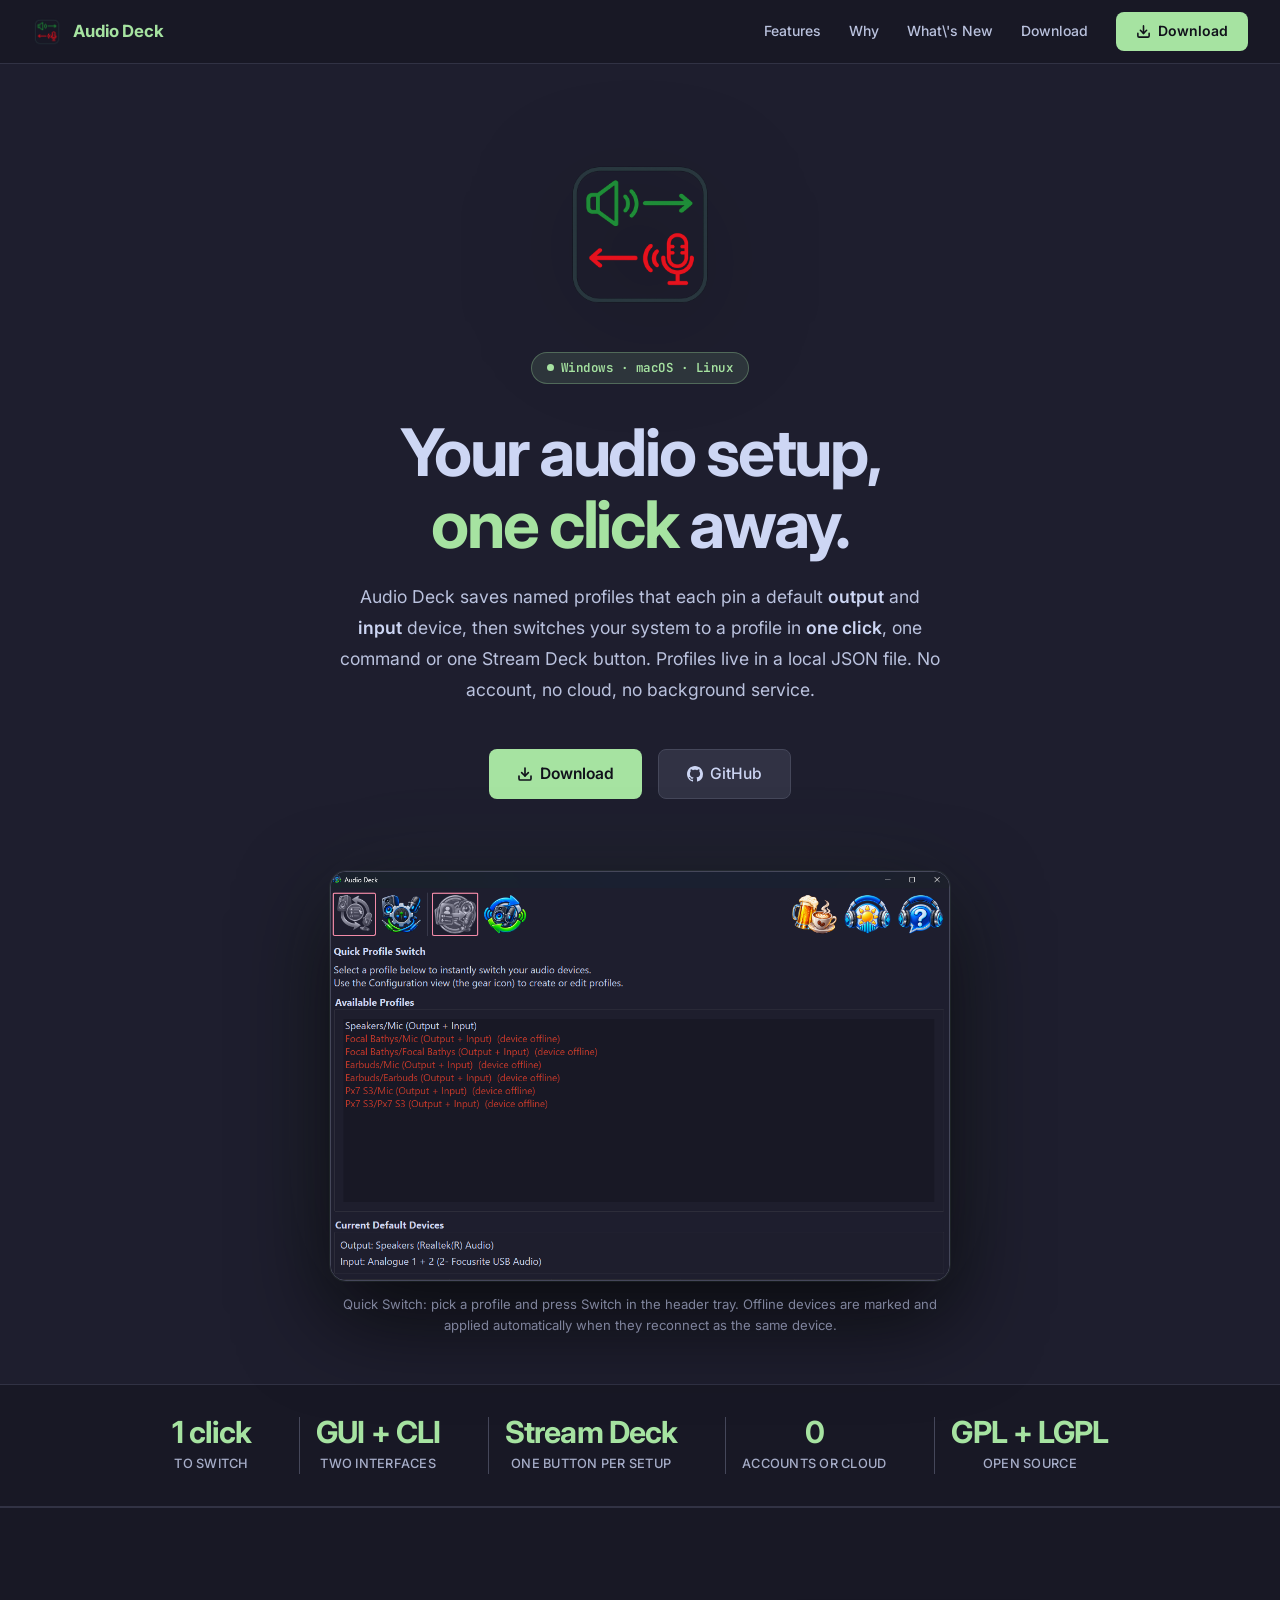
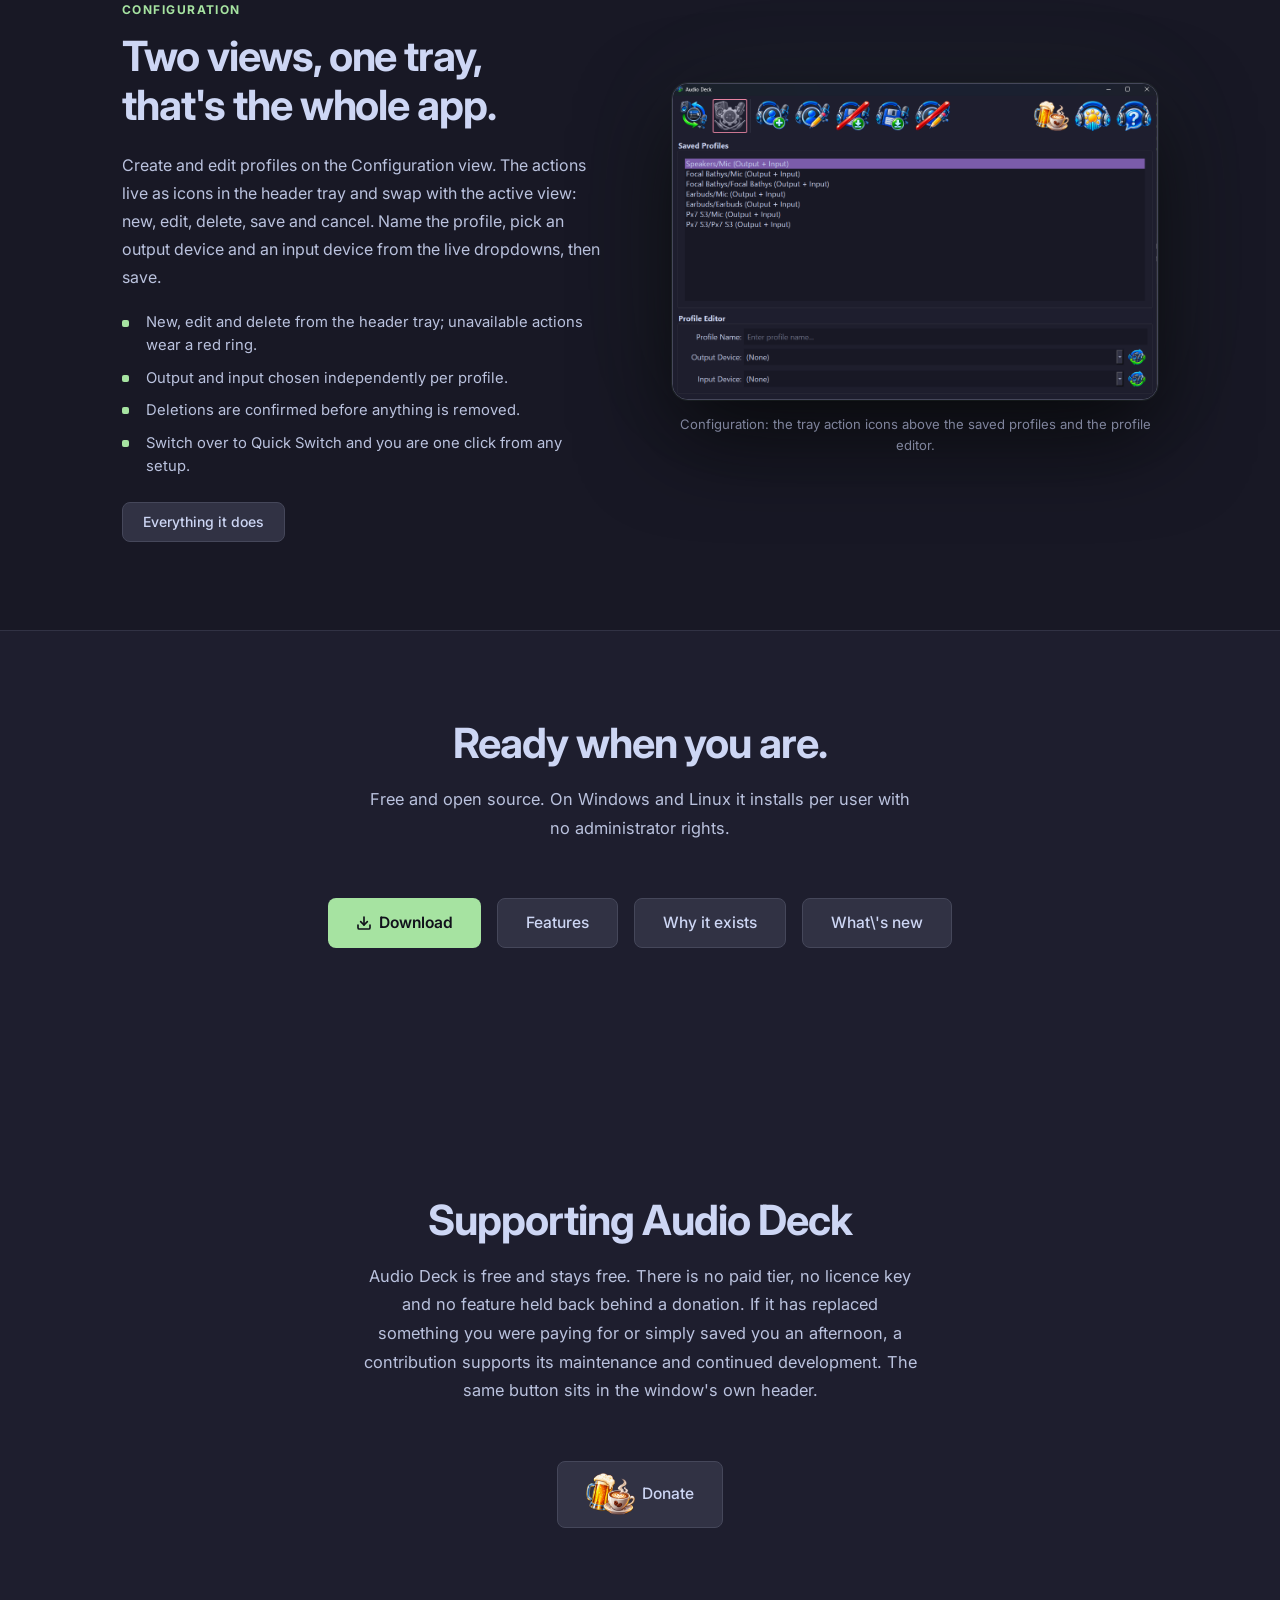
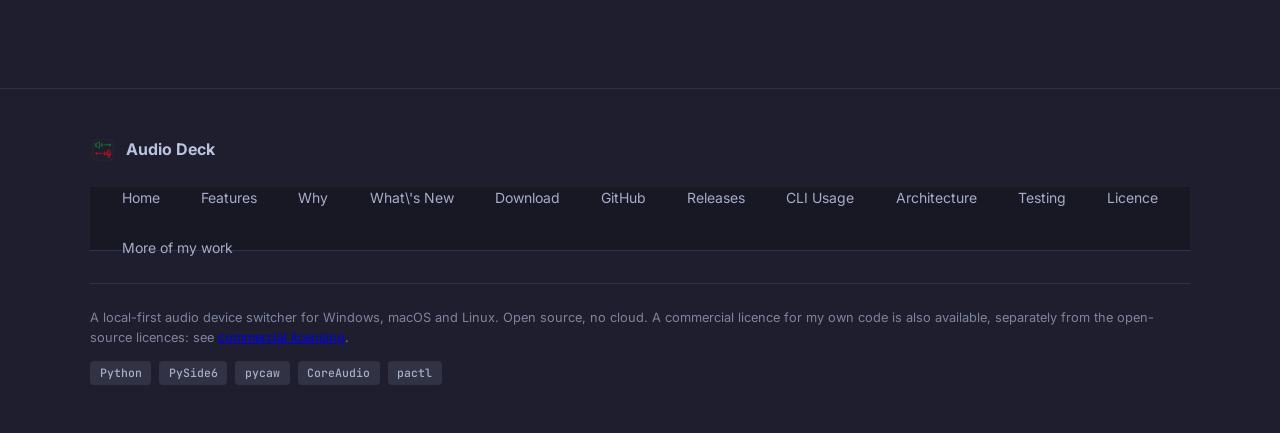
<file: docs/index.html>
<!DOCTYPE html>
<html lang="en">
<head>
  <meta charset="UTF-8">
  <meta name="viewport" content="width=device-width, initial-scale=1.0">
  <title>Audio Deck: one-click audio device switching</title>
  <meta name="description" content="A local-first audio device switcher for Windows, macOS and Linux. Save named profiles that pin a default output and input device, then switch in one click, one command or one Stream Deck button. GUI and CLI, no account, no cloud.">
  <link rel="canonical" href="https://ernster.dev/AudioDeck/">
  <meta name="theme-color" content="#1e1e2e">
  <!-- Social link previews. og:image must be an absolute URL and a raster
       format; Discord and X will not resolve a relative path or render SVG. -->
  <meta property="og:type" content="website">
  <meta property="og:site_name" content="Audio Deck">
  <meta property="og:url" content="https://ernster.dev/AudioDeck/">
  <meta property="og:title" content="Audio Deck: one-click audio device switching">
  <meta property="og:description" content="Save named profiles that pin a default output and input device, then switch your system in one click, one command or one Stream Deck button. Local-first, no account, no cloud.">
  <meta property="og:image" content="https://ernster.dev/AudioDeck/audiodeck-512.png">
  <meta property="og:image:width" content="512">
  <meta property="og:image:height" content="512">
  <meta property="og:image:alt" content="Audio Deck app icon">
  <meta property="og:locale" content="en_GB">
  <meta name="twitter:card" content="summary">
  <meta name="twitter:title" content="Audio Deck: one-click audio device switching">
  <meta name="twitter:description" content="Save named profiles that pin a default output and input device, then switch your system in one click, one command or one Stream Deck button.">
  <meta name="twitter:image" content="https://ernster.dev/AudioDeck/audiodeck-512.png">
  <script type="application/ld+json">
  {
    "@context": "https://schema.org",
    "@type": "SoftwareApplication",
    "name": "Audio Deck",
    "alternateName": "AudioDeck",
    "operatingSystem": "Windows, macOS, Linux",
    "applicationCategory": "UtilitiesApplication",
    "applicationSubCategory": "Audio device switcher",
    "description": "A local-first audio device switcher for Windows, macOS and Linux. Save named profiles that pin a default output and input device, then switch in one click, one command or one Stream Deck button. GUI and CLI, no account, no cloud.",
    "url": "https://ernster.dev/AudioDeck/",
    "downloadUrl": "https://github.com/oernster/AudioDeck/releases",
    "softwareHelp": "https://github.com/oernster/AudioDeck",
    "license": ["https://www.gnu.org/licenses/gpl-3.0.html", "https://www.gnu.org/licenses/lgpl-3.0.html"],
    "image": "https://ernster.dev/AudioDeck/audiodeck-512.png",
    "offers": {"@type": "Offer", "price": "0", "priceCurrency": "USD"},
    "author": {"@type": "Person", "name": "Oliver Ernster", "url": "https://github.com/oernster"}
  }
  </script>
  <link rel="icon" href="favicon.ico" sizes="any">
  <link rel="icon" type="image/png" sizes="32x32" href="favicon-32.png">
  <link rel="apple-touch-icon" href="apple-touch-icon.png">
  <link rel="preconnect" href="https://fonts.googleapis.com">
  <link rel="preconnect" href="https://fonts.gstatic.com" crossorigin>
  <link href="https://fonts.googleapis.com/css2?family=Inter:opsz,wght@14..32,300;14..32,400;14..32,500;14..32,600;14..32,700&family=JetBrains+Mono:wght@400;500&display=swap" rel="stylesheet">
  <link rel="stylesheet" href="styles.css?v=1a698a8280">
<script>window.goatcounter = {path: function (p) { return location.host + p }}</script>
<script data-goatcounter="https://oernster.goatcounter.com/count" async src="https://gc.zgo.at/count.js"></script>
</head>
<body>

<!-- Nav -->
<nav>
  <a class="nav-brand" href="./">
    <img src="audiodeck-512.png" alt="Audio Deck icon">
    <span>Audio Deck</span>
  </a>
  <div class="nav-right">
    <a class="nav-link" href="features.html">Features</a>
    <a class="nav-link" href="why.html">Why</a>
    <a class="nav-link" href="whats-new.html">What\'s New</a>
    <a class="nav-link" href="download.html">Download</a>
    <a class="btn-primary" href="download.html">
      <svg width="15" height="15" viewBox="0 0 24 24" fill="none" stroke="currentColor" stroke-width="2.5" stroke-linecap="round" stroke-linejoin="round"><path d="M21 15v4a2 2 0 0 1-2 2H5a2 2 0 0 1-2-2v-4"/><polyline points="7 10 12 15 17 10"/><line x1="12" y1="15" x2="12" y2="3"/></svg>
      Download
    </a>
  </div>
</nav>

<!-- Hero -->
<section class="hero">
  <img class="hero-icon fade" src="audiodeck-512.png" width="168" height="168" alt="Audio Deck app icon" fetchpriority="high" decoding="async">

  <div class="badge fade">
    <span class="badge-dot"></span>
    Windows &middot; macOS &middot; Linux
  </div>

  <h1 class="fade d1">Your audio setup,<br><span class="accent">one click</span> away.</h1>

  <p class="hero-desc fade d2">
    Audio Deck saves named profiles that each pin a default <strong>output</strong> and <strong>input</strong> device,
    then switches your system to a profile in <strong>one click</strong>, one command or one Stream Deck button.
    Profiles live in a local JSON file. No account, no cloud, no background service.
  </p>

  <div class="hero-cta fade d3">
    <a class="btn-primary" href="download.html">
      <svg width="16" height="16" viewBox="0 0 24 24" fill="none" stroke="currentColor" stroke-width="2.5" stroke-linecap="round" stroke-linejoin="round"><path d="M21 15v4a2 2 0 0 1-2 2H5a2 2 0 0 1-2-2v-4"/><polyline points="7 10 12 15 17 10"/><line x1="12" y1="15" x2="12" y2="3"/></svg>
      Download
    </a>
    <a class="btn-secondary" href="https://github.com/oernster/AudioDeck">
      <svg width="16" height="16" viewBox="0 0 24 24" fill="currentColor"><path d="M12 0C5.37 0 0 5.37 0 12c0 5.31 3.435 9.795 8.205 11.385.6.105.825-.255.825-.57 0-.285-.015-1.23-.015-2.235-3.015.555-3.795-.735-4.035-1.41-.135-.345-.72-1.41-1.23-1.695-.42-.225-1.02-.78-.015-.795.945-.015 1.62.87 1.845 1.23 1.08 1.815 2.805 1.305 3.495.99.105-.78.42-1.305.765-1.605-2.67-.3-5.46-1.335-5.46-5.925 0-1.305.465-2.385 1.23-3.225-.12-.3-.54-1.53.12-3.18 0 0 1.005-.315 3.3 1.23.96-.27 1.98-.405 3-.405s2.04.135 3 .405c2.295-1.56 3.3-1.23 3.3-1.23.66 1.65.24 2.88.12 3.18.765.84 1.23 1.905 1.23 3.225 0 4.605-2.805 5.625-5.475 5.925.435.375.81 1.095.81 2.22 0 1.605-.015 2.895-.015 3.3 0 .315.225.69.825.57A12.02 12.02 0 0 0 24 12c0-6.63-5.37-12-12-12z"/></svg>
      GitHub
    </a>
  </div>

  <div class="hero-shot fade d4">
    <div class="shot">
      <img src="screenshots/audiodeck1.png" width="1144" height="752" alt="Audio Deck Quick Switch view: the header tray of icon buttons above a list of saved profiles with offline devices marked, above the current default output and input devices.">
    </div>
    <p class="shot-caption">Quick Switch: pick a profile and press Switch in the header tray. Offline devices are marked and applied automatically when they reconnect as the same device.</p>
  </div>
</section>

<!-- Stats bar -->
<div class="stats-bar">
  <div class="stats-inner">
    <div class="stat"><div class="stat-value">1 click</div><div class="stat-label">To switch</div></div>
    <div class="stat"><div class="stat-value">GUI + CLI</div><div class="stat-label">Two interfaces</div></div>
    <div class="stat"><div class="stat-value">Stream Deck</div><div class="stat-label">One button per setup</div></div>
    <div class="stat"><div class="stat-value">0</div><div class="stat-label">Accounts or cloud</div></div>
    <div class="stat"><div class="stat-value">GPL + LGPL</div><div class="stat-label">Open source</div></div>
  </div>
</div>

<!-- Configuration screenshot split -->
<div class="split-band">
  <section class="section">
    <div class="split-grid">
      <div class="split-text">
        <div class="section-label">Configuration</div>
        <h2 class="section-title" style="margin-bottom:1.25rem;">Two views, one tray,<br>that's the whole app.</h2>
        <p>Create and edit profiles on the Configuration view. The actions live as icons in the header tray and swap with the active view: new, edit, delete, save and cancel. Name the profile, pick an output device and an input device from the live dropdowns, then save.</p>
        <ul>
          <li>New, edit and delete from the header tray; unavailable actions wear a red ring.</li>
          <li>Output and input chosen independently per profile.</li>
          <li>Deletions are confirmed before anything is removed.</li>
          <li>Switch over to Quick Switch and you are one click from any setup.</li>
        </ul>
        <a class="btn-secondary" href="features.html">Everything it does</a>
      </div>
      <div>
        <div class="shot">
          <img src="screenshots/audiodeck2.png" width="1148" height="749" alt="Audio Deck Configuration view: the header tray action icons above the saved-profiles list and a profile editor showing profile name, output device and input device dropdowns.">
        </div>
        <p class="shot-caption">Configuration: the tray action icons above the saved profiles and the profile editor.</p>
      </div>
    </div>
  </section>
</div>

<!-- Closing pointers -->
<section class="section" style="text-align:center;">
  <h2 class="section-title">Ready when you are.</h2>
  <p class="section-sub" style="margin-left:auto;margin-right:auto;">Free and open source. On Windows and Linux it installs per user with no administrator rights.</p>
  <div class="hero-cta">
    <a class="btn-primary" href="download.html">
      <svg width="16" height="16" viewBox="0 0 24 24" fill="none" stroke="currentColor" stroke-width="2.5" stroke-linecap="round" stroke-linejoin="round"><path d="M21 15v4a2 2 0 0 1-2 2H5a2 2 0 0 1-2-2v-4"/><polyline points="7 10 12 15 17 10"/><line x1="12" y1="15" x2="12" y2="3"/></svg>
      Download
    </a>
    <a class="btn-secondary" href="features.html">Features</a>
    <a class="btn-secondary" href="why.html">Why it exists</a>
  <a class="btn-secondary" href="whats-new.html">What\'s new</a>
  </div>
</section>

<!-- Supporting the project -->
<section class="section" id="support" style="text-align:center;">
  <h2 class="section-title">Supporting Audio Deck</h2>
  <p class="section-sub" style="margin-left:auto;margin-right:auto;">Audio Deck is free and stays free. There is no paid tier, no licence key and no feature held back behind a donation. If it has replaced something you were paying for or simply saved you an afternoon, a contribution supports its maintenance and continued development. The same button sits in the window's own header.</p>
  <div class="hero-cta">
    <a class="btn-secondary" href="https://www.paypal.com/ncp/payment/8DD4P8F5U69F6">
      <img src="donate.png" alt="">
      Donate
    </a>
  </div>
</section>

<!-- Footer -->
<footer>
  <div class="footer-inner">
    <div class="footer-top">
      <a class="footer-brand" href="./">
        <img src="audiodeck-512.png" alt="Audio Deck">
        <span>Audio Deck</span>
      </a>
      <nav class="footer-links">
        <a href="./">Home</a>
        <a href="features.html">Features</a>
        <a href="why.html">Why</a>
        <a href="whats-new.html">What\'s New</a>
        <a href="download.html">Download</a>
        <a href="https://github.com/oernster/AudioDeck">GitHub</a>
        <a href="https://github.com/oernster/AudioDeck/releases">Releases</a>
        <a href="https://github.com/oernster/AudioDeck/blob/main/CLI_USAGE.md">CLI Usage</a>
        <a href="https://github.com/oernster/AudioDeck/blob/main/ARCHITECTURE.md">Architecture</a>
        <a href="https://github.com/oernster/AudioDeck/blob/main/TESTING.md">Testing</a>
        <a href="https://github.com/oernster/AudioDeck/blob/main/LICENSE">Licence</a>
        <a href="https://ernster.dev">More of my work</a>
      </nav>
    </div>
    <div class="footer-bottom">
      <p>A local-first audio device switcher for Windows, macOS and Linux. Open source, no cloud. A commercial licence for my own code is also available, separately from the open-source licences: see <a href="https://ernster.dev/commercial-licensing.html">commercial licensing</a>.</p>
      <div class="chips">
        <span class="chip">Python</span>
        <span class="chip">PySide6</span>
        <span class="chip">pycaw</span>
        <span class="chip">CoreAudio</span>
        <span class="chip">pactl</span>
      </div>
    </div>
  </div>
</footer>

</body>
</html>
</file>
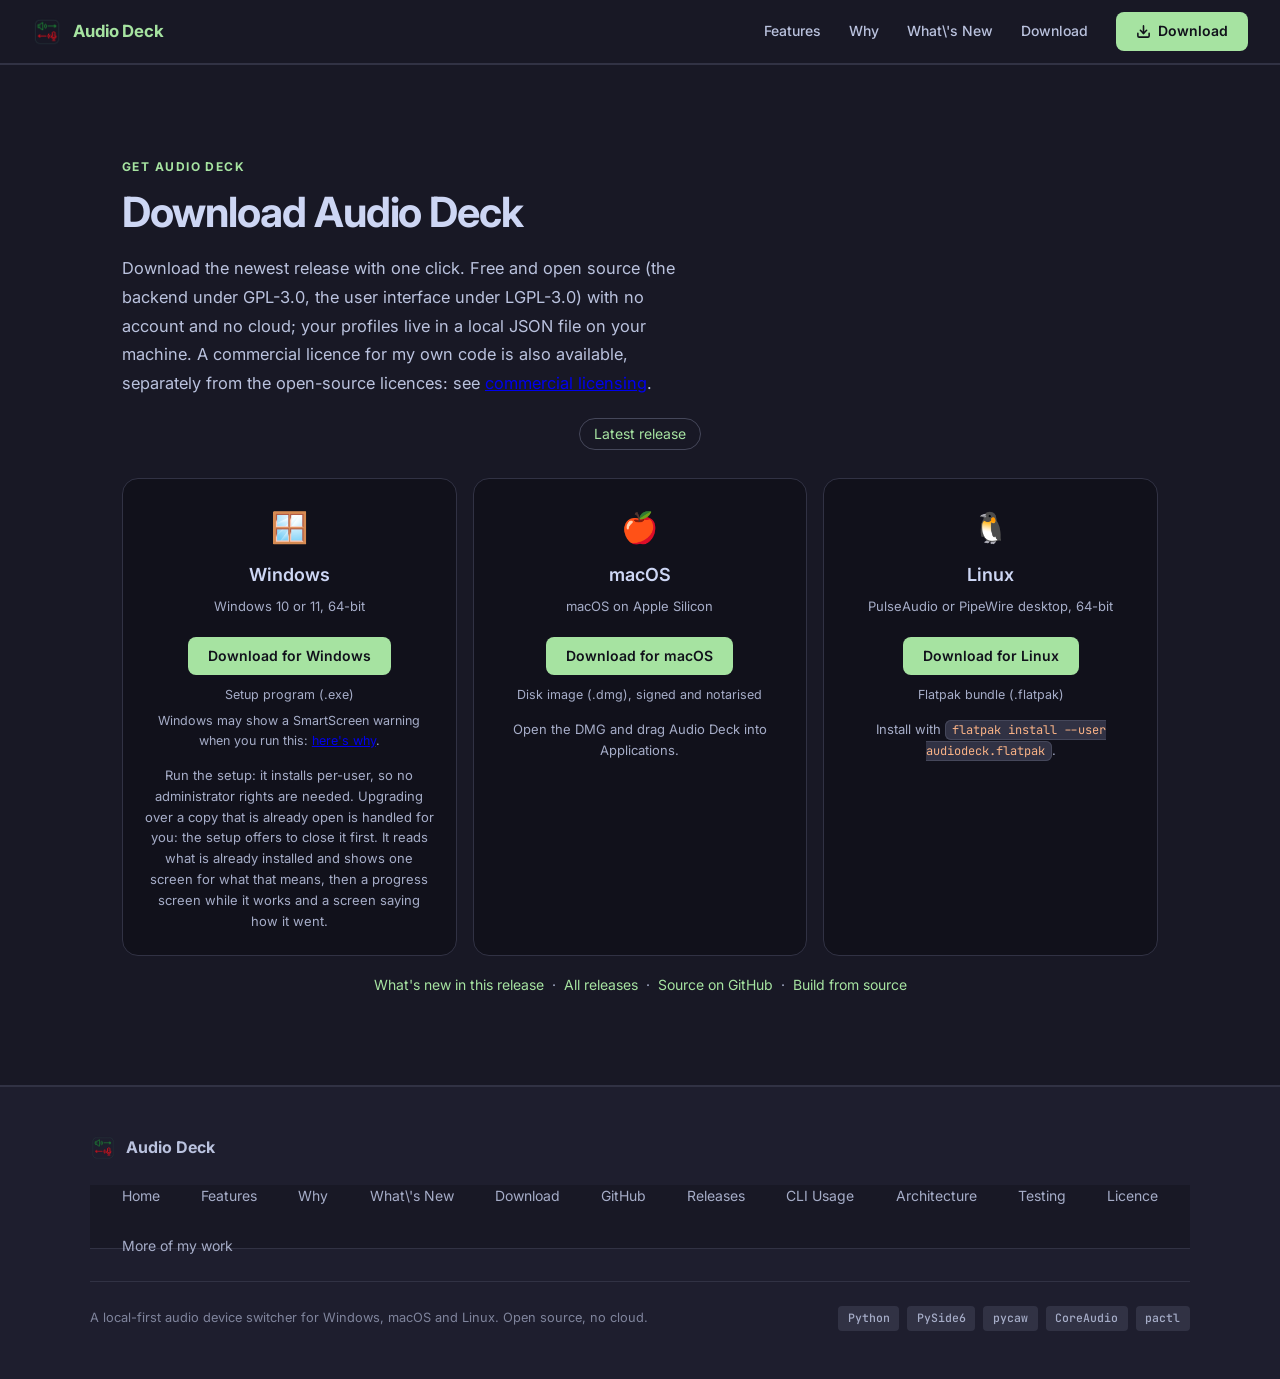
<file: docs/download.html>
<!DOCTYPE html>
<html lang="en">
<head>
  <meta charset="UTF-8">
  <meta name="viewport" content="width=device-width, initial-scale=1.0">
  <title>Download Audio Deck for Windows, macOS and Linux</title>
  <meta name="description" content="Download Audio Deck: a per-user Windows setup program, a signed, notarised macOS disk image and a Linux Flatpak bundle. Free and open source, no account, no cloud.">
  <link rel="canonical" href="https://ernster.dev/AudioDeck/download.html">
  <meta name="theme-color" content="#1e1e2e">
  <meta property="og:type" content="website">
  <meta property="og:site_name" content="Audio Deck">
  <meta property="og:url" content="https://ernster.dev/AudioDeck/download.html">
  <meta property="og:title" content="Download Audio Deck for Windows, macOS and Linux">
  <meta property="og:description" content="A per-user Windows setup program, a signed, notarised macOS disk image and a Linux Flatpak bundle. Free and open source, no account, no cloud.">
  <meta property="og:image" content="https://ernster.dev/AudioDeck/audiodeck-512.png">
  <meta property="og:image:width" content="512">
  <meta property="og:image:height" content="512">
  <meta property="og:image:alt" content="Audio Deck app icon">
  <meta property="og:locale" content="en_GB">
  <meta name="twitter:card" content="summary">
  <meta name="twitter:title" content="Download Audio Deck for Windows, macOS and Linux">
  <meta name="twitter:description" content="A per-user Windows setup program, a signed, notarised macOS disk image and a Linux Flatpak bundle.">
  <meta name="twitter:image" content="https://ernster.dev/AudioDeck/audiodeck-512.png">
  <link rel="icon" href="favicon.ico" sizes="any">
  <link rel="icon" type="image/png" sizes="32x32" href="favicon-32.png">
  <link rel="apple-touch-icon" href="apple-touch-icon.png">
  <link rel="preconnect" href="https://fonts.googleapis.com">
  <link rel="preconnect" href="https://fonts.gstatic.com" crossorigin>
  <link href="https://fonts.googleapis.com/css2?family=Inter:opsz,wght@14..32,300;14..32,400;14..32,500;14..32,600;14..32,700&family=JetBrains+Mono:wght@400;500&display=swap" rel="stylesheet">
  <link rel="stylesheet" href="styles.css?v=1a698a8280">
<script>window.goatcounter = {path: function (p) { return location.host + p }}</script>
<script data-goatcounter="https://oernster.goatcounter.com/count" async src="https://gc.zgo.at/count.js"></script>
</head>
<body>

<!-- Nav -->
<nav>
  <a class="nav-brand" href="./">
    <img src="audiodeck-512.png" alt="Audio Deck icon">
    <span>Audio Deck</span>
  </a>
  <div class="nav-right">
    <a class="nav-link" href="features.html">Features</a>
    <a class="nav-link" href="why.html">Why</a>
    <a class="nav-link" href="whats-new.html">What\'s New</a>
    <a class="nav-link" href="download.html" aria-current="page">Download</a>
    <a class="btn-primary" href="download.html">
      <svg width="15" height="15" viewBox="0 0 24 24" fill="none" stroke="currentColor" stroke-width="2.5" stroke-linecap="round" stroke-linejoin="round"><path d="M21 15v4a2 2 0 0 1-2 2H5a2 2 0 0 1-2-2v-4"/><polyline points="7 10 12 15 17 10"/><line x1="12" y1="15" x2="12" y2="3"/></svg>
      Download
    </a>
  </div>
</nav>

<!-- Download -->
<div class="install-band">
  <section class="section" id="download">
    <div class="section-label">Get Audio Deck</div>
    <h2 class="section-title">Download Audio Deck</h2>
    <p class="section-sub">Download the newest release with one click. Free and open source (the backend under GPL-3.0, the user interface under LGPL-3.0) with no account and no cloud; your profiles live in a local JSON file on your machine. A commercial licence for my own code is also available, separately from the open-source licences: see <a href="https://ernster.dev/commercial-licensing.html">commercial licensing</a>.</p>
    <span class="dl-version" id="dl-version">Latest release</span>
    <div class="downloads">
      <div class="dl-card">
        <div class="ico">🪟</div>
        <h3>Windows</h3>
        <p class="req">Windows 10 or 11, 64-bit</p>
        <a class="btn-primary" href="https://github.com/oernster/AudioDeck/releases/latest/download/AudioDeckSetup.exe">
          Download for Windows</a>
        <p class="meta" data-asset="AudioDeckSetup.exe">Setup program (.exe)</p>
        <p class="meta">Windows may show a SmartScreen warning when you run this: <a href="/windows-smartscreen.html">here's why</a>.</p>
        <p class="how">Run the setup: it installs per-user, so no administrator rights are needed. Upgrading over a copy that is already open is handled for you: the setup offers to close it first. It reads what is already installed and shows one screen for what that means, then a progress screen while it works and a screen saying how it went.</p>
      </div>
      <div class="dl-card">
        <div class="ico">🍎</div>
        <h3>macOS</h3>
        <p class="req">macOS on Apple Silicon</p>
        <a class="btn-primary" href="https://github.com/oernster/AudioDeck/releases/latest/download/AudioDeck.dmg">
          Download for macOS</a>
        <p class="meta" data-asset="AudioDeck.dmg">Disk image (.dmg), signed and notarised</p>
        <p class="how">Open the DMG and drag Audio Deck into Applications.</p>
      </div>
      <div class="dl-card">
        <div class="ico">🐧</div>
        <h3>Linux</h3>
        <p class="req">PulseAudio or PipeWire desktop, 64-bit</p>
        <a class="btn-primary" href="https://github.com/oernster/AudioDeck/releases/latest/download/audiodeck.flatpak">
          Download for Linux</a>
        <p class="meta" data-asset="audiodeck.flatpak">Flatpak bundle (.flatpak)</p>
        <p class="how">Install with <code>flatpak install --user audiodeck.flatpak</code>.</p>
      </div>
    </div>
    <p class="dl-links">
      <a id="dl-whats-new" href="https://github.com/oernster/AudioDeck/releases/latest">What's new in this release</a>
      &nbsp;&middot;&nbsp;
      <a href="https://github.com/oernster/AudioDeck/releases">All releases</a>
      &nbsp;&middot;&nbsp;
      <a href="https://github.com/oernster/AudioDeck">Source on GitHub</a>
      &nbsp;&middot;&nbsp;
      <a href="https://github.com/oernster/AudioDeck/blob/main/DEVELOPMENT.md">Build from source</a>
    </p>
  </section>
</div>

<!-- Footer -->
<footer>
  <div class="footer-inner">
    <div class="footer-top">
      <a class="footer-brand" href="./">
        <img src="audiodeck-512.png" alt="Audio Deck">
        <span>Audio Deck</span>
      </a>
      <nav class="footer-links">
        <a href="./">Home</a>
        <a href="features.html">Features</a>
        <a href="why.html">Why</a>
        <a href="whats-new.html">What\'s New</a>
        <a href="download.html">Download</a>
        <a href="https://github.com/oernster/AudioDeck">GitHub</a>
        <a href="https://github.com/oernster/AudioDeck/releases">Releases</a>
        <a href="https://github.com/oernster/AudioDeck/blob/main/CLI_USAGE.md">CLI Usage</a>
        <a href="https://github.com/oernster/AudioDeck/blob/main/ARCHITECTURE.md">Architecture</a>
        <a href="https://github.com/oernster/AudioDeck/blob/main/TESTING.md">Testing</a>
        <a href="https://github.com/oernster/AudioDeck/blob/main/LICENSE">Licence</a>
        <a href="https://ernster.dev">More of my work</a>
      </nav>
    </div>
    <div class="footer-bottom">
      <p>A local-first audio device switcher for Windows, macOS and Linux. Open source, no cloud.</p>
      <div class="chips">
        <span class="chip">Python</span>
        <span class="chip">PySide6</span>
        <span class="chip">pycaw</span>
        <span class="chip">CoreAudio</span>
        <span class="chip">pactl</span>
      </div>
    </div>
  </div>
</footer>

<script>
    // The download buttons never go stale: each points at GitHub's releases/latest/download
    // redirect, which always serves the newest release's asset (the asset names are version-free
    // by design). This script only decorates the page with live details: the version chip and
    // each installer's size, fetched from the GitHub API. If the call fails (offline,
    // rate-limited), the static text above stands on its own.
    (function () {
        var api = 'https://api.github.com/repos/oernster/AudioDeck/releases/latest';
        fetch(api).then(function (r) {
            if (!r.ok) { throw new Error('release lookup failed'); }
            return r.json();
        }).then(function (rel) {
            var version = (rel.tag_name || '').replace(/^v/, '');
            if (version) {
                document.getElementById('dl-version').textContent = 'Version ' + version;
            }
            if (rel.html_url) {
                document.getElementById('dl-whats-new').href = rel.html_url;
            }
            (rel.assets || []).forEach(function (asset) {
                var meta = document.querySelector('[data-asset="' + asset.name + '"]');
                if (meta && asset.size) {
                    var mb = (asset.size / (1024 * 1024)).toFixed(1);
                    meta.textContent = meta.textContent + ' · ' + mb + ' MB';
                }
            });
        }).catch(function () { /* The static page already says everything essential. */ });
    })();
</script>
</body>
</html>
</file>
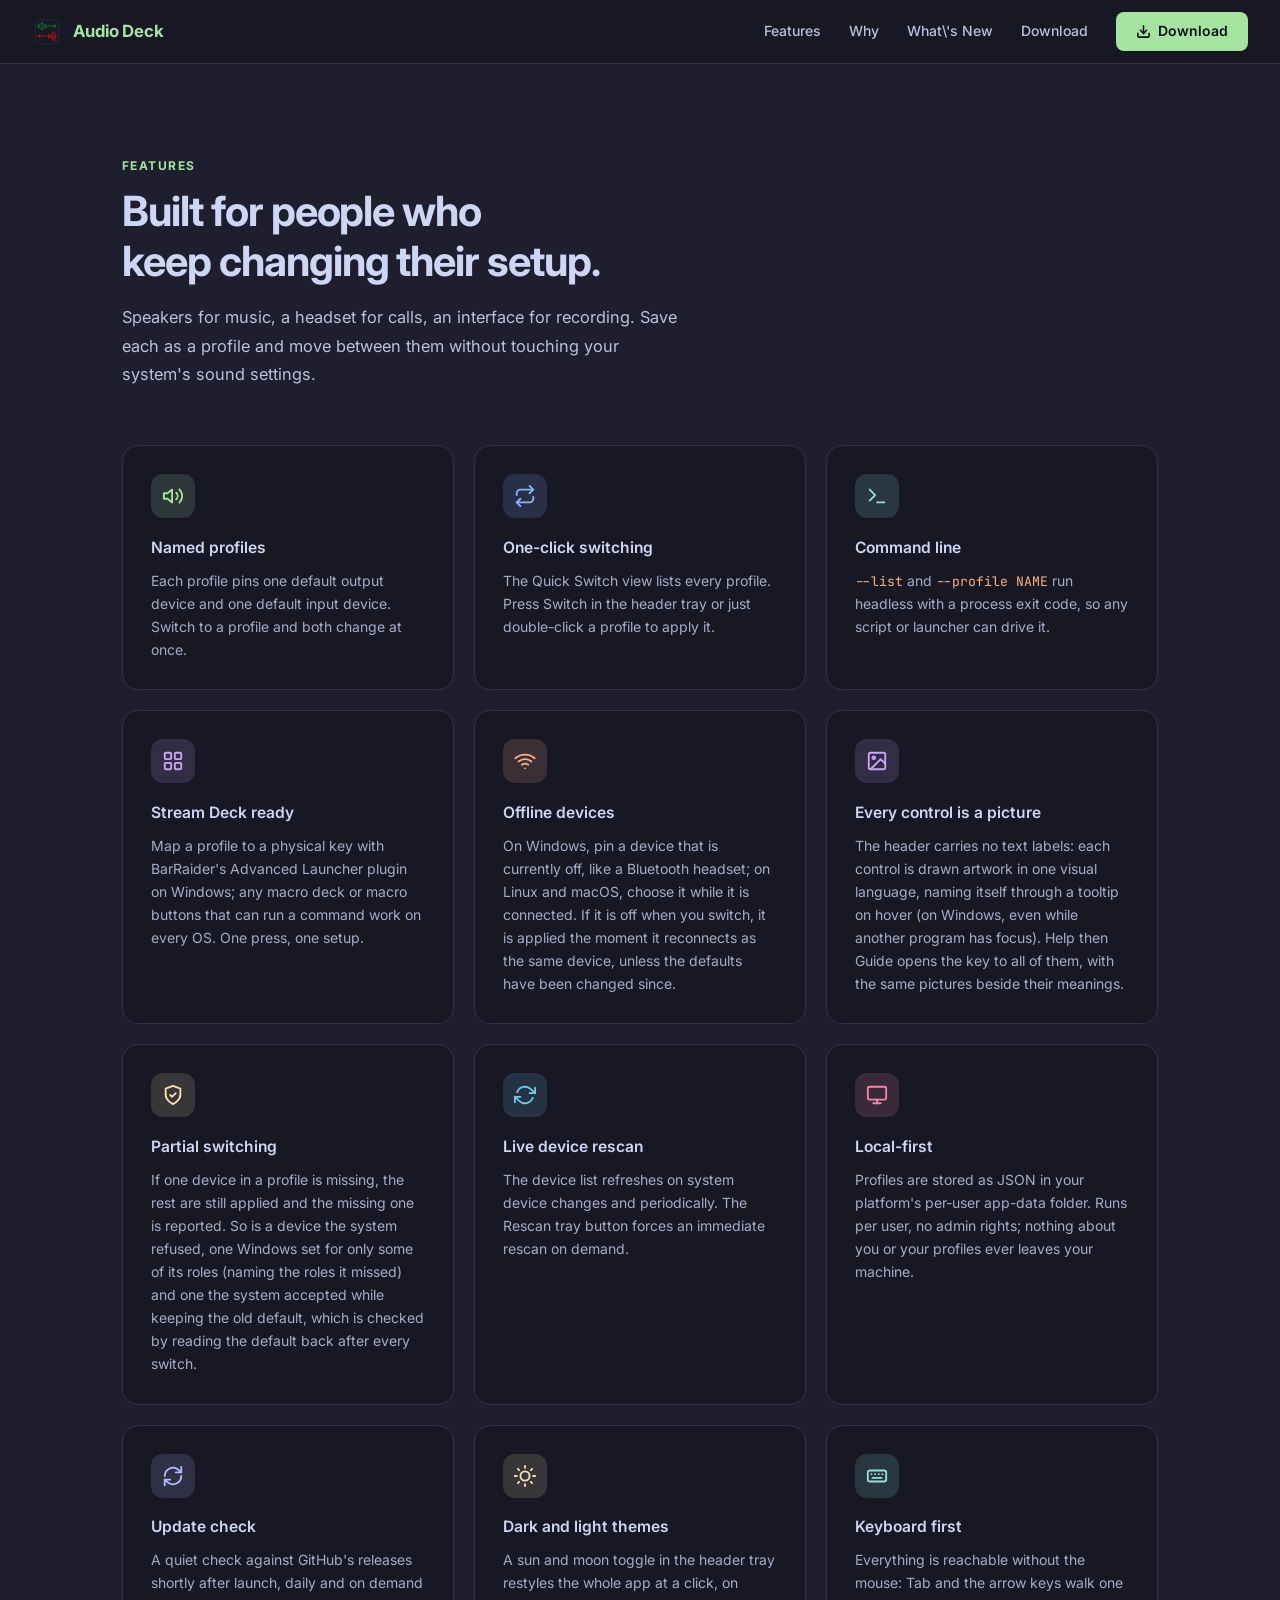
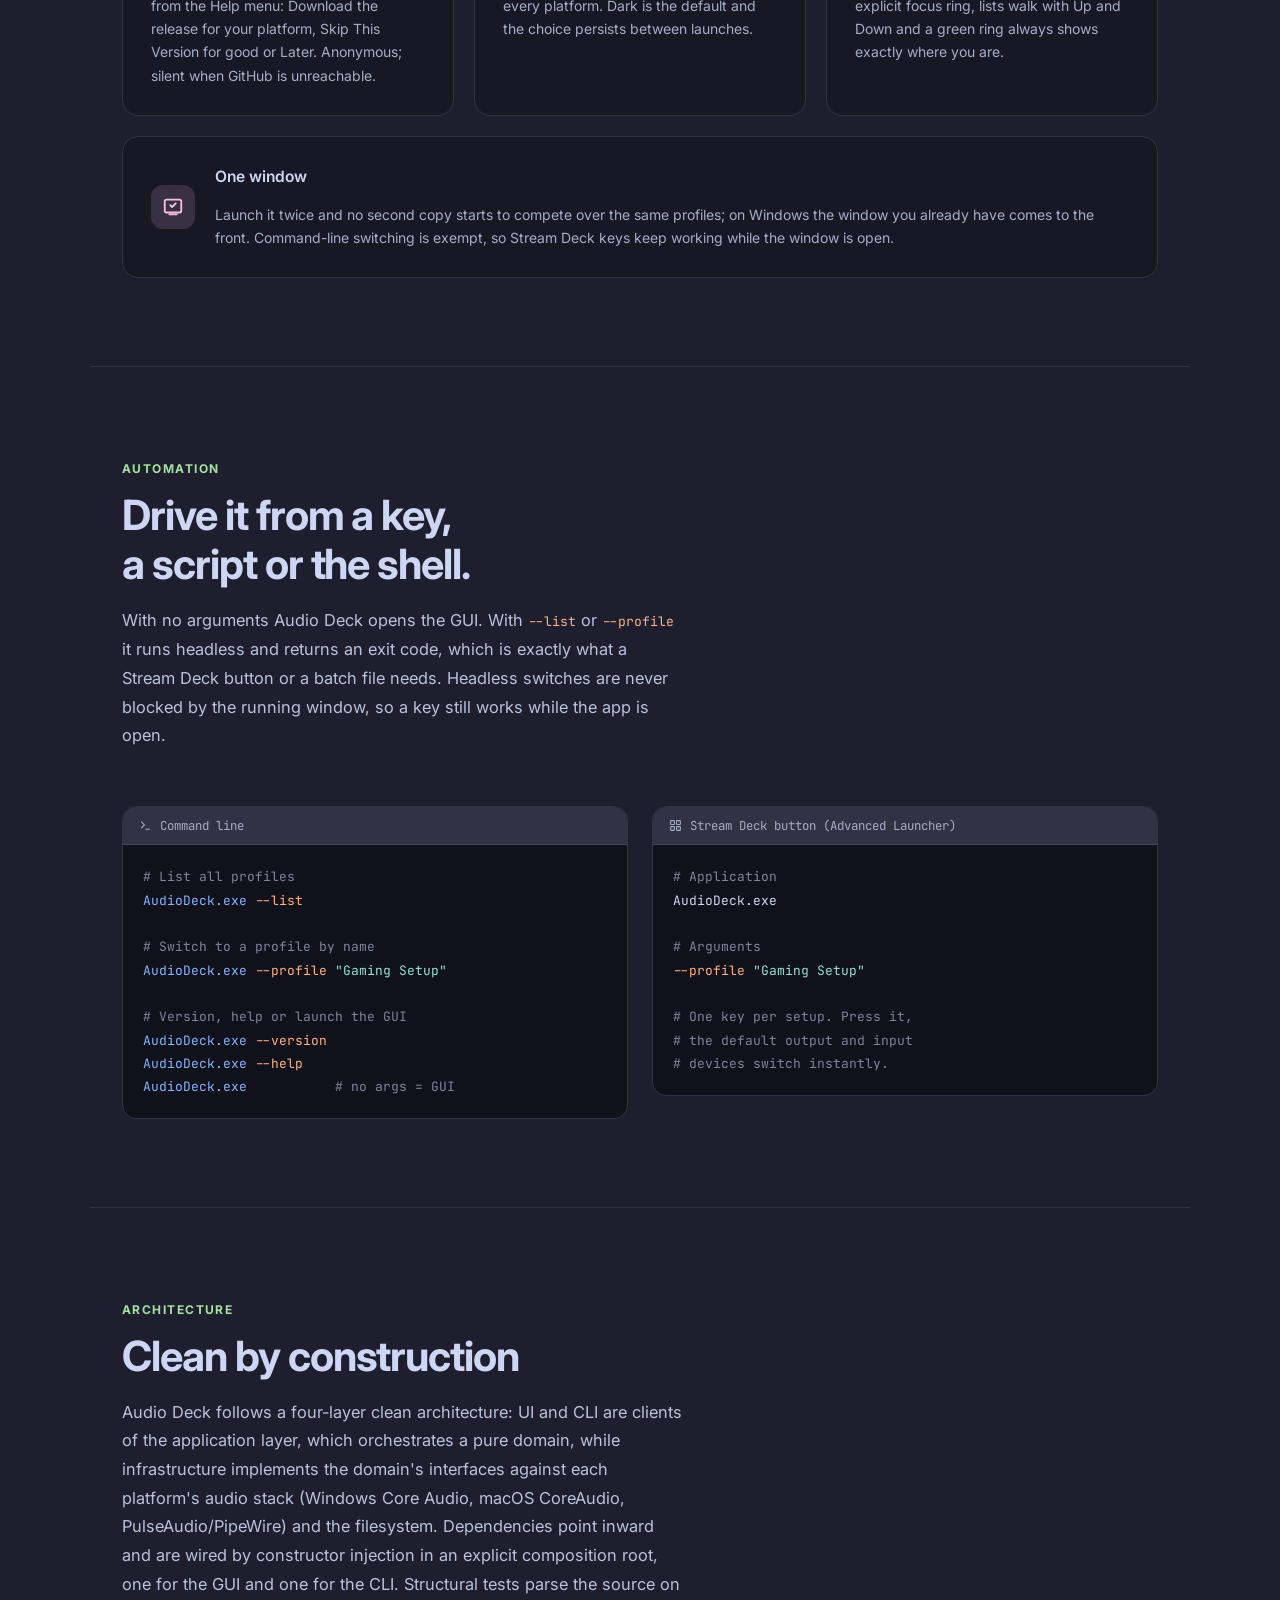
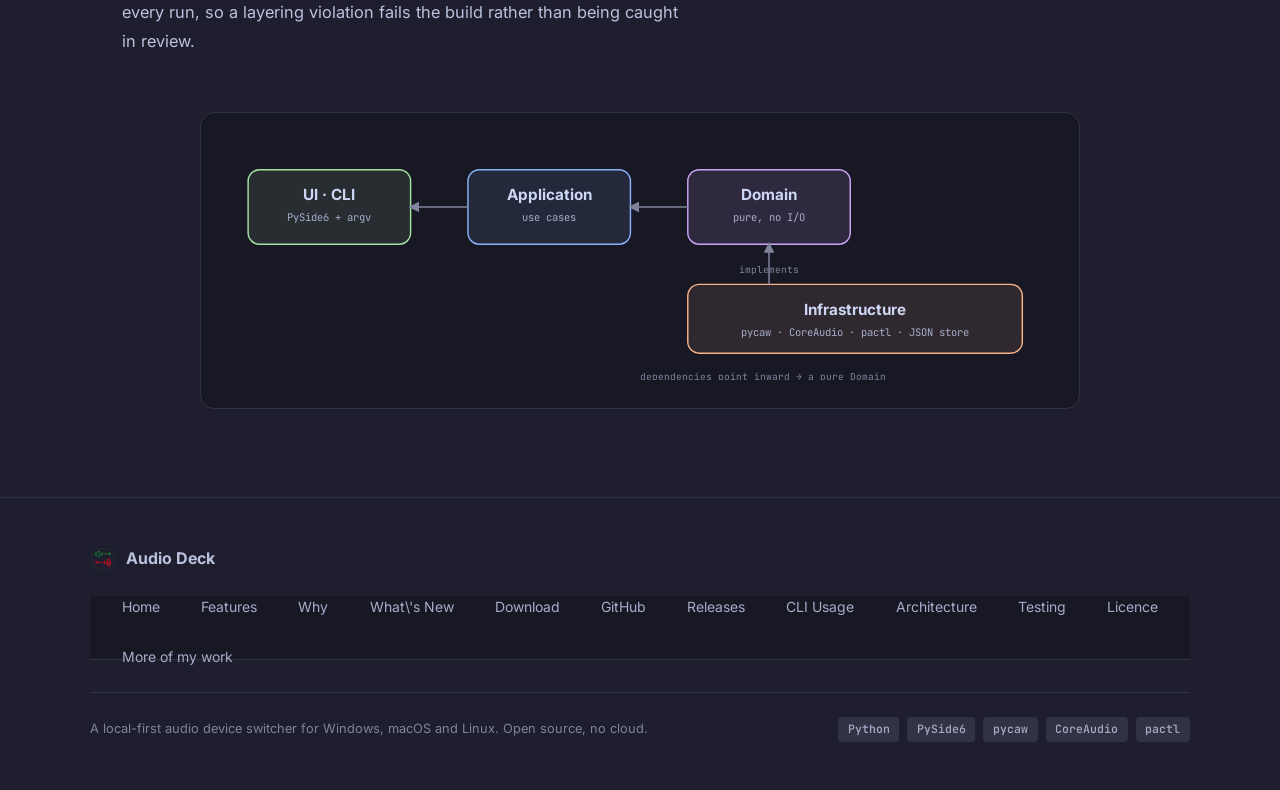
<file: docs/features.html>
<!DOCTYPE html>
<html lang="en">
<head>
  <meta charset="UTF-8">
  <meta name="viewport" content="width=device-width, initial-scale=1.0">
  <title>Audio Deck features: profiles, automation and architecture</title>
  <meta name="description" content="Everything Audio Deck does: named output and input profiles, one-click switching, offline device handling, dark and light themes, full keyboard reachability, the CLI and Stream Deck automation and the clean architecture underneath.">
  <link rel="canonical" href="https://ernster.dev/AudioDeck/features.html">
  <meta name="theme-color" content="#1e1e2e">
  <meta property="og:type" content="website">
  <meta property="og:site_name" content="Audio Deck">
  <meta property="og:url" content="https://ernster.dev/AudioDeck/features.html">
  <meta property="og:title" content="Audio Deck features: profiles, automation and architecture">
  <meta property="og:description" content="Named output and input profiles, one-click switching, offline device handling, themes, keyboard reachability, CLI and Stream Deck automation.">
  <meta property="og:image" content="https://ernster.dev/AudioDeck/audiodeck-512.png">
  <meta property="og:image:width" content="512">
  <meta property="og:image:height" content="512">
  <meta property="og:image:alt" content="Audio Deck app icon">
  <meta property="og:locale" content="en_GB">
  <meta name="twitter:card" content="summary">
  <meta name="twitter:title" content="Audio Deck features: profiles, automation and architecture">
  <meta name="twitter:description" content="Named output and input profiles, one-click switching, offline device handling, themes, keyboard reachability, CLI and Stream Deck automation.">
  <meta name="twitter:image" content="https://ernster.dev/AudioDeck/audiodeck-512.png">
  <link rel="icon" href="favicon.ico" sizes="any">
  <link rel="icon" type="image/png" sizes="32x32" href="favicon-32.png">
  <link rel="apple-touch-icon" href="apple-touch-icon.png">
  <link rel="preconnect" href="https://fonts.googleapis.com">
  <link rel="preconnect" href="https://fonts.gstatic.com" crossorigin>
  <link href="https://fonts.googleapis.com/css2?family=Inter:opsz,wght@14..32,300;14..32,400;14..32,500;14..32,600;14..32,700&family=JetBrains+Mono:wght@400;500&display=swap" rel="stylesheet">
  <link rel="stylesheet" href="styles.css?v=1a698a8280">
<script>window.goatcounter = {path: function (p) { return location.host + p }}</script>
<script data-goatcounter="https://oernster.goatcounter.com/count" async src="https://gc.zgo.at/count.js"></script>
</head>
<body>

<!-- Nav -->
<nav>
  <a class="nav-brand" href="./">
    <img src="audiodeck-512.png" alt="Audio Deck icon">
    <span>Audio Deck</span>
  </a>
  <div class="nav-right">
    <a class="nav-link" href="features.html" aria-current="page">Features</a>
    <a class="nav-link" href="why.html">Why</a>
    <a class="nav-link" href="whats-new.html">What\'s New</a>
    <a class="nav-link" href="download.html">Download</a>
    <a class="btn-primary" href="download.html">
      <svg width="15" height="15" viewBox="0 0 24 24" fill="none" stroke="currentColor" stroke-width="2.5" stroke-linecap="round" stroke-linejoin="round"><path d="M21 15v4a2 2 0 0 1-2 2H5a2 2 0 0 1-2-2v-4"/><polyline points="7 10 12 15 17 10"/><line x1="12" y1="15" x2="12" y2="3"/></svg>
      Download
    </a>
  </div>
</nav>

<!-- Features -->
<section class="section" id="features">
  <div class="section-label">Features</div>
  <h2 class="section-title">Built for people who<br>keep changing their setup.</h2>
  <p class="section-sub">Speakers for music, a headset for calls, an interface for recording. Save each as a profile and move between them without touching your system's sound settings.</p>

  <div class="features-grid">

    <div class="feat">
      <div class="feat-icon ic-green">
        <svg width="22" height="22" viewBox="0 0 24 24" fill="none" stroke="currentColor" stroke-width="2" stroke-linecap="round" stroke-linejoin="round"><polygon points="11 5 6 9 2 9 2 15 6 15 11 19 11 5"/><path d="M15.54 8.46a5 5 0 0 1 0 7.07"/><path d="M19.07 4.93a10 10 0 0 1 0 14.14"/></svg>
      </div>
      <h3>Named profiles</h3>
      <p>Each profile pins one default output device and one default input device. Switch to a profile and both change at once.</p>
    </div>

    <div class="feat">
      <div class="feat-icon ic-blue">
        <svg width="22" height="22" viewBox="0 0 24 24" fill="none" stroke="currentColor" stroke-width="2" stroke-linecap="round" stroke-linejoin="round"><path d="M17 1l4 4-4 4"/><path d="M3 11V9a4 4 0 0 1 4-4h14"/><path d="M7 23l-4-4 4-4"/><path d="M21 13v2a4 4 0 0 1-4 4H3"/></svg>
      </div>
      <h3>One-click switching</h3>
      <p>The Quick Switch view lists every profile. Press Switch in the header tray or just double-click a profile to apply it.</p>
    </div>

    <div class="feat">
      <div class="feat-icon ic-teal">
        <svg width="22" height="22" viewBox="0 0 24 24" fill="none" stroke="currentColor" stroke-width="2" stroke-linecap="round" stroke-linejoin="round"><polyline points="4 17 10 11 4 5"/><line x1="12" y1="19" x2="20" y2="19"/></svg>
      </div>
      <h3>Command line</h3>
      <p><code class="inline">--list</code> and <code class="inline">--profile&nbsp;NAME</code> run headless with a process exit code, so any script or launcher can drive it.</p>
    </div>

    <div class="feat">
      <div class="feat-icon ic-mauve">
        <svg width="22" height="22" viewBox="0 0 24 24" fill="none" stroke="currentColor" stroke-width="2" stroke-linecap="round" stroke-linejoin="round"><rect x="3" y="3" width="7" height="7" rx="1"/><rect x="14" y="3" width="7" height="7" rx="1"/><rect x="3" y="14" width="7" height="7" rx="1"/><rect x="14" y="14" width="7" height="7" rx="1"/></svg>
      </div>
      <h3>Stream Deck ready</h3>
      <p>Map a profile to a physical key with BarRaider's Advanced Launcher plugin on Windows; any macro deck or macro buttons that can run a command work on every OS. One press, one setup.</p>
    </div>

    <div class="feat">
      <div class="feat-icon ic-peach">
        <svg width="22" height="22" viewBox="0 0 24 24" fill="none" stroke="currentColor" stroke-width="2" stroke-linecap="round" stroke-linejoin="round"><path d="M6.5 6.5h11v11h-11z" opacity="0"/><path d="M5 12.55a11 11 0 0 1 14.08 0"/><path d="M1.42 9a16 16 0 0 1 21.16 0"/><path d="M8.53 16.11a6 6 0 0 1 6.95 0"/><line x1="12" y1="20" x2="12.01" y2="20"/></svg>
      </div>
      <h3>Offline devices</h3>
      <p>On Windows, pin a device that is currently off, like a Bluetooth headset; on Linux and macOS, choose it while it is connected. If it is off when you switch, it is applied the moment it reconnects as the same device, unless the defaults have been changed since.</p>
    </div>

    <div class="feat">
      <div class="feat-icon ic-mauve">
        <svg width="22" height="22" viewBox="0 0 24 24" fill="none" stroke="currentColor" stroke-width="2" stroke-linecap="round" stroke-linejoin="round"><rect x="3" y="3" width="18" height="18" rx="2"/><circle cx="8.5" cy="8.5" r="1.5"/><polyline points="21 15 16 10 5 21"/></svg>
      </div>
      <h3>Every control is a picture</h3>
      <p>The header carries no text labels: each control is drawn artwork in one visual language, naming itself through a tooltip on hover (on Windows, even while another program has focus). Help then Guide opens the key to all of them, with the same pictures beside their meanings.</p>
    </div>

    <div class="feat">
      <div class="feat-icon ic-yellow">
        <svg width="22" height="22" viewBox="0 0 24 24" fill="none" stroke="currentColor" stroke-width="2" stroke-linecap="round" stroke-linejoin="round"><path d="M12 22s8-4 8-10V5l-8-3-8 3v7c0 6 8 10 8 10z"/><polyline points="9 12 11 14 15 10"/></svg>
      </div>
      <h3>Partial switching</h3>
      <p>If one device in a profile is missing, the rest are still applied and the missing one is reported. So is a device the system refused, one Windows set for only some of its roles (naming the roles it missed) and one the system accepted while keeping the old default, which is checked by reading the default back after every switch.</p>
    </div>

    <div class="feat">
      <div class="feat-icon ic-sapp">
        <svg width="22" height="22" viewBox="0 0 24 24" fill="none" stroke="currentColor" stroke-width="2" stroke-linecap="round" stroke-linejoin="round"><polyline points="23 4 23 10 17 10"/><polyline points="1 20 1 14 7 14"/><path d="M3.51 9a9 9 0 0 1 14.85-3.36L23 10M1 14l4.64 4.36A9 9 0 0 0 20.49 15"/></svg>
      </div>
      <h3>Live device rescan</h3>
      <p>The device list refreshes on system device changes and periodically. The Rescan tray button forces an immediate rescan on demand.</p>
    </div>

    <div class="feat">
      <div class="feat-icon ic-red">
        <svg width="22" height="22" viewBox="0 0 24 24" fill="none" stroke="currentColor" stroke-width="2" stroke-linecap="round" stroke-linejoin="round"><rect x="2" y="3" width="20" height="14" rx="2"/><line x1="8" y1="21" x2="16" y2="21"/><line x1="12" y1="17" x2="12" y2="21"/></svg>
      </div>
      <h3>Local-first</h3>
      <p>Profiles are stored as JSON in your platform's per-user app-data folder. Runs per user, no admin rights; nothing about you or your profiles ever leaves your machine.</p>
    </div>

    <div class="feat">
      <div class="feat-icon ic-lav">
        <svg width="22" height="22" viewBox="0 0 24 24" fill="none" stroke="currentColor" stroke-width="2" stroke-linecap="round" stroke-linejoin="round"><path d="M21 2v6h-6"/><path d="M3 12a9 9 0 0 1 15-6.7L21 8"/><path d="M3 22v-6h6"/><path d="M21 12a9 9 0 0 1-15 6.7L3 16"/></svg>
      </div>
      <h3>Update check</h3>
      <p>A quiet check against GitHub's releases shortly after launch, daily and on demand from the Help menu: Download the release for your platform, Skip This Version for good or Later. Anonymous; silent when GitHub is unreachable.</p>
    </div>

    <div class="feat">
      <div class="feat-icon ic-yellow">
        <svg width="22" height="22" viewBox="0 0 24 24" fill="none" stroke="currentColor" stroke-width="2" stroke-linecap="round" stroke-linejoin="round"><circle cx="12" cy="12" r="5"/><line x1="12" y1="1" x2="12" y2="3"/><line x1="12" y1="21" x2="12" y2="23"/><line x1="4.22" y1="4.22" x2="5.64" y2="5.64"/><line x1="18.36" y1="18.36" x2="19.78" y2="19.78"/><line x1="1" y1="12" x2="3" y2="12"/><line x1="21" y1="12" x2="23" y2="12"/><line x1="4.22" y1="19.78" x2="5.64" y2="18.36"/><line x1="18.36" y1="5.64" x2="19.78" y2="4.22"/></svg>
      </div>
      <h3>Dark and light themes</h3>
      <p>A sun and moon toggle in the header tray restyles the whole app at a click, on every platform. Dark is the default and the choice persists between launches.</p>
    </div>

    <div class="feat">
      <div class="feat-icon ic-teal">
        <svg width="22" height="22" viewBox="0 0 24 24" fill="none" stroke="currentColor" stroke-width="2" stroke-linecap="round" stroke-linejoin="round"><rect x="2" y="6" width="20" height="12" rx="2"/><line x1="6" y1="10" x2="6" y2="10"/><line x1="10" y1="10" x2="10" y2="10"/><line x1="14" y1="10" x2="14" y2="10"/><line x1="18" y1="10" x2="18" y2="10"/><line x1="7" y1="14" x2="17" y2="14"/></svg>
      </div>
      <h3>Keyboard first</h3>
      <p>Everything is reachable without the mouse: Tab and the arrow keys walk one explicit focus ring, lists walk with Up and Down and a green ring always shows exactly where you are.</p>
    </div>
    <div class="feat feat-wide">
      <div class="feat-icon ic-pink">
        <svg width="22" height="22" viewBox="0 0 24 24" fill="none" stroke="currentColor" stroke-width="2" stroke-linecap="round" stroke-linejoin="round"><rect x="3" y="4" width="18" height="14" rx="2"/><path d="M8 20h8"/><path d="M9 10l2 2 4-4"/></svg>
      </div>
      <div class="feat-wide-body">
        <h3>One window</h3>
        <p>Launch it twice and no second copy starts to compete over the same profiles; on Windows the window you already have comes to the front. Command-line switching is exempt, so Stream Deck keys keep working while the window is open.</p>
      </div>
    </div>

  </div>
</section>

<div class="divider"></div>

<!-- CLI / Stream Deck -->
<section class="section" id="cli">
  <div class="section-label">Automation</div>
  <h2 class="section-title">Drive it from a key,<br>a script or the shell.</h2>
  <p class="section-sub">With no arguments Audio Deck opens the GUI. With <code class="inline">--list</code> or <code class="inline">--profile</code> it runs headless and returns an exit code, which is exactly what a Stream Deck button or a batch file needs. Headless switches are never blocked by the running window, so a key still works while the app is open.</p>

  <div class="cli-grid">
    <div class="code-block">
      <div class="code-block-head">
        <svg width="13" height="13" viewBox="0 0 24 24" fill="none" stroke="currentColor" stroke-width="2"><polyline points="4 17 10 11 4 5"/><line x1="12" y1="19" x2="20" y2="19"/></svg>
        Command line
      </div>
<pre><span class="tc"># List all profiles</span>
<span class="tk">AudioDeck.exe</span> <span class="tf">--list</span>

<span class="tc"># Switch to a profile by name</span>
<span class="tk">AudioDeck.exe</span> <span class="tf">--profile</span> <span class="ts">"Gaming Setup"</span>

<span class="tc"># Version, help or launch the GUI</span>
<span class="tk">AudioDeck.exe</span> <span class="tf">--version</span>
<span class="tk">AudioDeck.exe</span> <span class="tf">--help</span>
<span class="tk">AudioDeck.exe</span>           <span class="tc"># no args = GUI</span></pre>
    </div>

    <div class="code-block">
      <div class="code-block-head">
        <svg width="13" height="13" viewBox="0 0 24 24" fill="none" stroke="currentColor" stroke-width="2" stroke-linecap="round" stroke-linejoin="round"><rect x="3" y="3" width="7" height="7" rx="1"/><rect x="14" y="3" width="7" height="7" rx="1"/><rect x="3" y="14" width="7" height="7" rx="1"/><rect x="14" y="14" width="7" height="7" rx="1"/></svg>
        Stream Deck button (Advanced Launcher)
      </div>
<pre><span class="tc"># Application</span>
AudioDeck.exe

<span class="tc"># Arguments</span>
<span class="tf">--profile</span> <span class="ts">"Gaming Setup"</span>

<span class="tc"># One key per setup. Press it,</span>
<span class="tc"># the default output and input</span>
<span class="tc"># devices switch instantly.</span></pre>
    </div>
  </div>
</section>

<div class="divider"></div>

<!-- Architecture -->
<section class="section" id="architecture">
  <div class="section-label">Architecture</div>
  <h2 class="section-title">Clean by construction</h2>
  <p class="section-sub">Audio Deck follows a four-layer clean architecture: UI and CLI are clients of the application layer, which orchestrates a pure domain, while infrastructure implements the domain's interfaces against each platform's audio stack (Windows Core Audio, macOS CoreAudio, PulseAudio/PipeWire) and the filesystem. Dependencies point inward and are wired by constructor injection in an explicit composition root, one for the GUI and one for the CLI. Structural tests parse the source on every run, so a layering violation fails the build rather than being caught in review.</p>

  <figure class="arch-figure">
    <svg viewBox="0 0 860 250" xmlns="http://www.w3.org/2000/svg" role="img" aria-label="Audio Deck clean architecture: UI and CLI depend on Application, Application depends on Domain, Infrastructure implements Domain interfaces. All dependencies point inward to a pure Domain.">
      <defs>
        <marker id="arr" viewBox="0 0 10 10" refX="8" refY="5" markerWidth="7" markerHeight="7" orient="auto-start-reverse">
          <path d="M0 0 L10 5 L0 10 z" fill="#7f849c"/>
        </marker>
      </defs>
      <style>
        .box { rx: 12; stroke-width: 1.5; }
        .lbl { font-family: 'Inter', sans-serif; font-weight: 700; font-size: 16px; fill: #cdd6f4; }
        .sub { font-family: 'JetBrains Mono', monospace; font-size: 11px; fill: #a6adc8; }
        .dep { stroke: #7f849c; stroke-width: 1.6; fill: none; }
        .deplbl { font-family: 'JetBrains Mono', monospace; font-size: 10px; fill: #7f849c; }
      </style>

      <!-- UI -->
      <rect class="box" x="20" y="30" width="170" height="78" fill="rgba(166,227,161,0.10)" stroke="#a6e3a1"/>
      <text class="lbl" x="105" y="62" text-anchor="middle">UI &middot; CLI</text>
      <text class="sub" x="105" y="84" text-anchor="middle">PySide6 + argv</text>

      <!-- Application -->
      <rect class="box" x="250" y="30" width="170" height="78" fill="rgba(137,180,250,0.10)" stroke="#89b4fa"/>
      <text class="lbl" x="335" y="62" text-anchor="middle">Application</text>
      <text class="sub" x="335" y="84" text-anchor="middle">use cases</text>

      <!-- Domain -->
      <rect class="box" x="480" y="30" width="170" height="78" fill="rgba(203,166,247,0.12)" stroke="#cba6f7"/>
      <text class="lbl" x="565" y="62" text-anchor="middle">Domain</text>
      <text class="sub" x="565" y="84" text-anchor="middle">pure, no I/O</text>

      <!-- Infrastructure -->
      <rect class="box" x="480" y="150" width="350" height="72" fill="rgba(250,179,135,0.10)" stroke="#fab387"/>
      <text class="lbl" x="655" y="182" text-anchor="middle">Infrastructure</text>
      <text class="sub" x="655" y="204" text-anchor="middle">pycaw &middot; CoreAudio &middot; pactl &middot; JSON store</text>

      <!-- deps -->
      <line class="dep" x1="250" y1="69" x2="190" y2="69" marker-end="url(#arr)"/>
      <line class="dep" x1="480" y1="69" x2="420" y2="69" marker-end="url(#arr)"/>
      <line class="dep" x1="565" y1="150" x2="565" y2="108" marker-end="url(#arr)"/>
      <text class="deplbl" x="565" y="138" text-anchor="middle">implements</text>
      <text class="deplbl" x="430" y="250" text-anchor="start">dependencies point inward &rarr; a pure Domain</text>
    </svg>
  </figure>
</section>

<!-- Footer -->
<footer>
  <div class="footer-inner">
    <div class="footer-top">
      <a class="footer-brand" href="./">
        <img src="audiodeck-512.png" alt="Audio Deck">
        <span>Audio Deck</span>
      </a>
      <nav class="footer-links">
        <a href="./">Home</a>
        <a href="features.html">Features</a>
        <a href="why.html">Why</a>
        <a href="whats-new.html">What\'s New</a>
        <a href="download.html">Download</a>
        <a href="https://github.com/oernster/AudioDeck">GitHub</a>
        <a href="https://github.com/oernster/AudioDeck/releases">Releases</a>
        <a href="https://github.com/oernster/AudioDeck/blob/main/CLI_USAGE.md">CLI Usage</a>
        <a href="https://github.com/oernster/AudioDeck/blob/main/ARCHITECTURE.md">Architecture</a>
        <a href="https://github.com/oernster/AudioDeck/blob/main/TESTING.md">Testing</a>
        <a href="https://github.com/oernster/AudioDeck/blob/main/LICENSE">Licence</a>
        <a href="https://ernster.dev">More of my work</a>
      </nav>
    </div>
    <div class="footer-bottom">
      <p>A local-first audio device switcher for Windows, macOS and Linux. Open source, no cloud.</p>
      <div class="chips">
        <span class="chip">Python</span>
        <span class="chip">PySide6</span>
        <span class="chip">pycaw</span>
        <span class="chip">CoreAudio</span>
        <span class="chip">pactl</span>
      </div>
    </div>
  </div>
</footer>

</body>
</html>
</file>
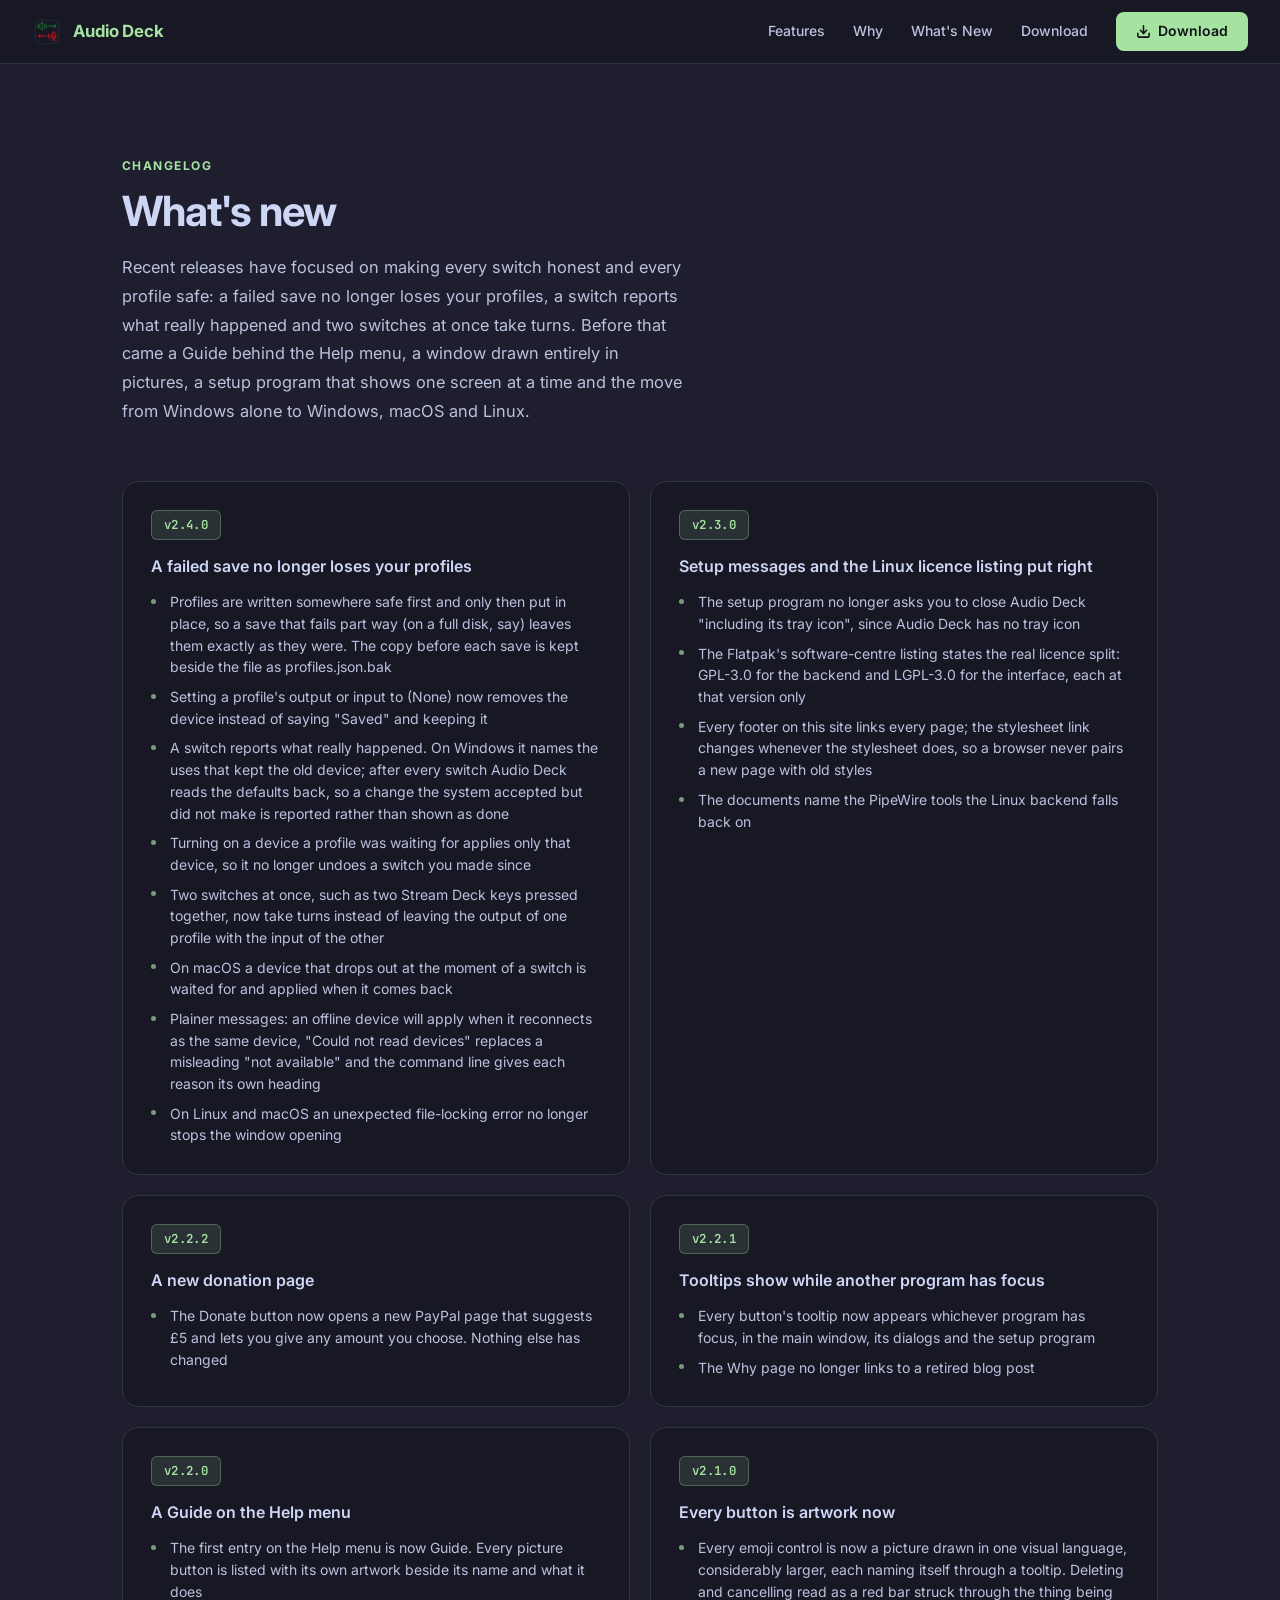
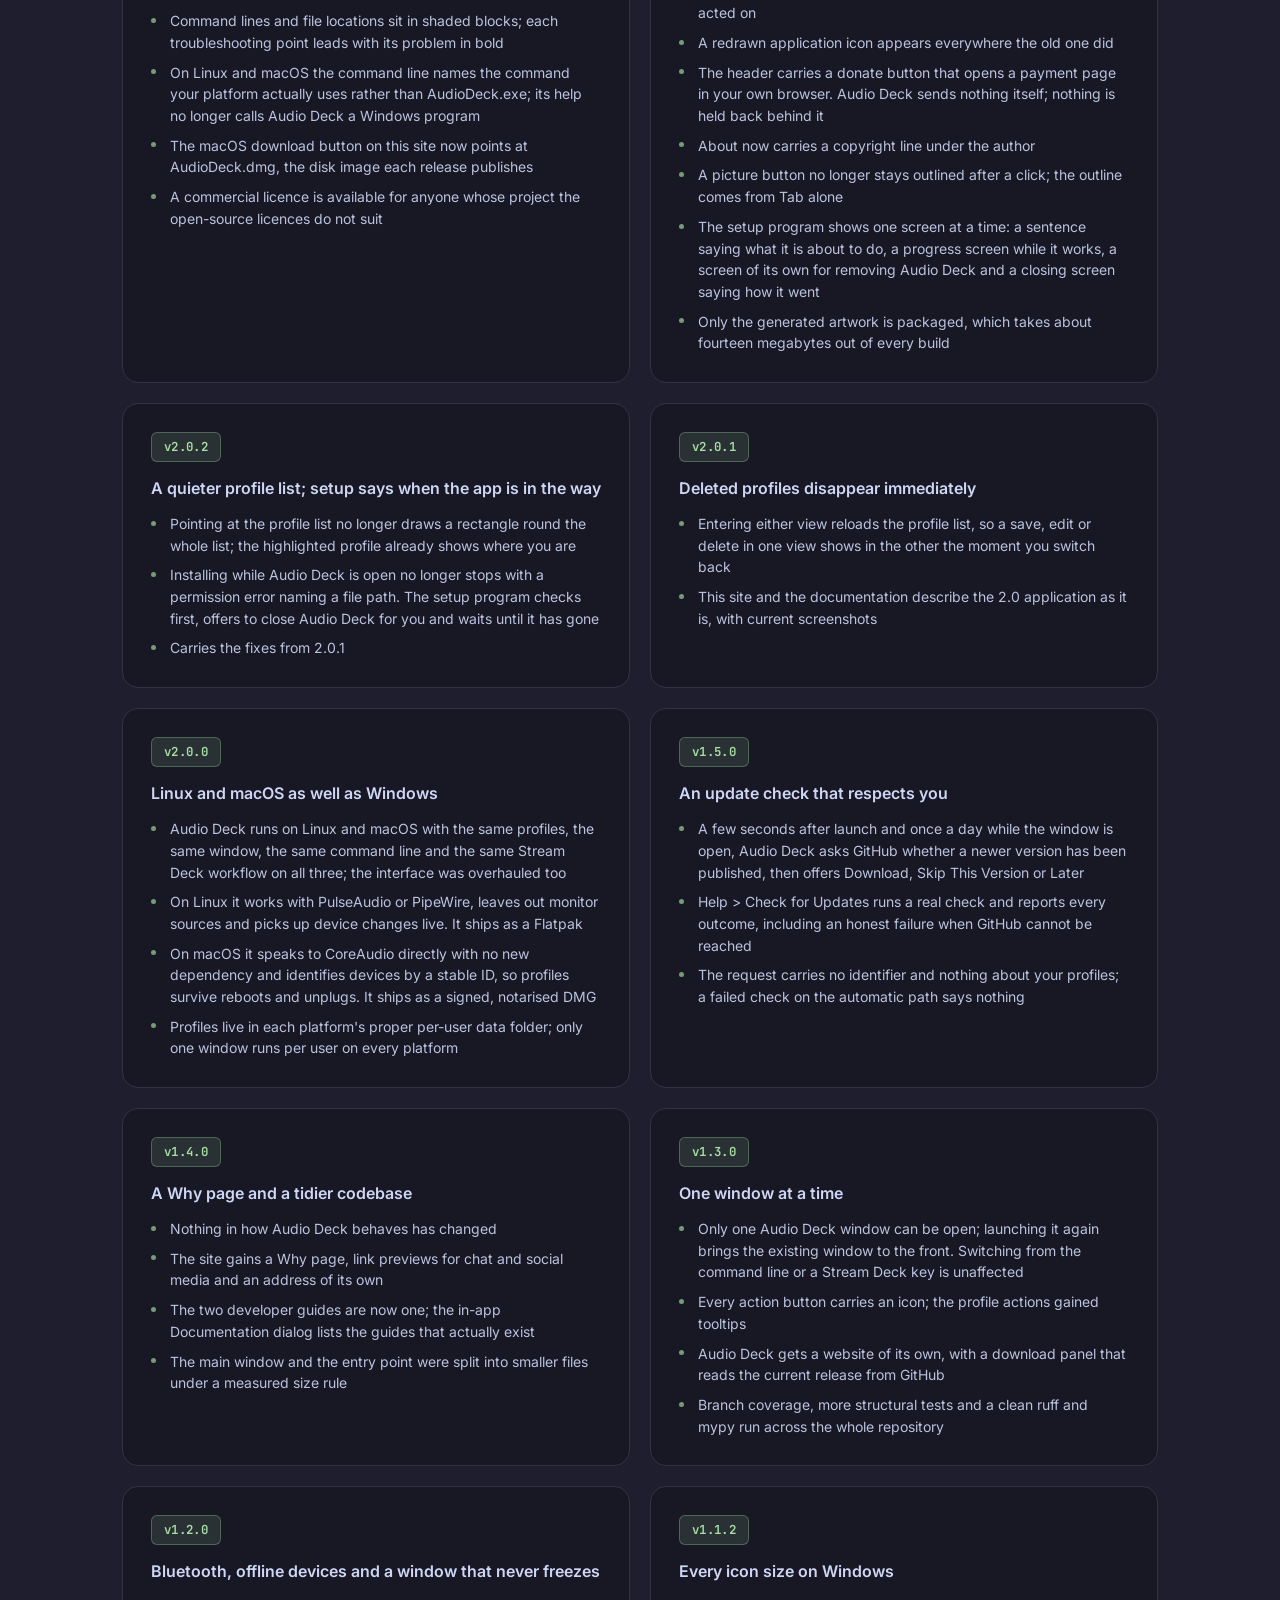
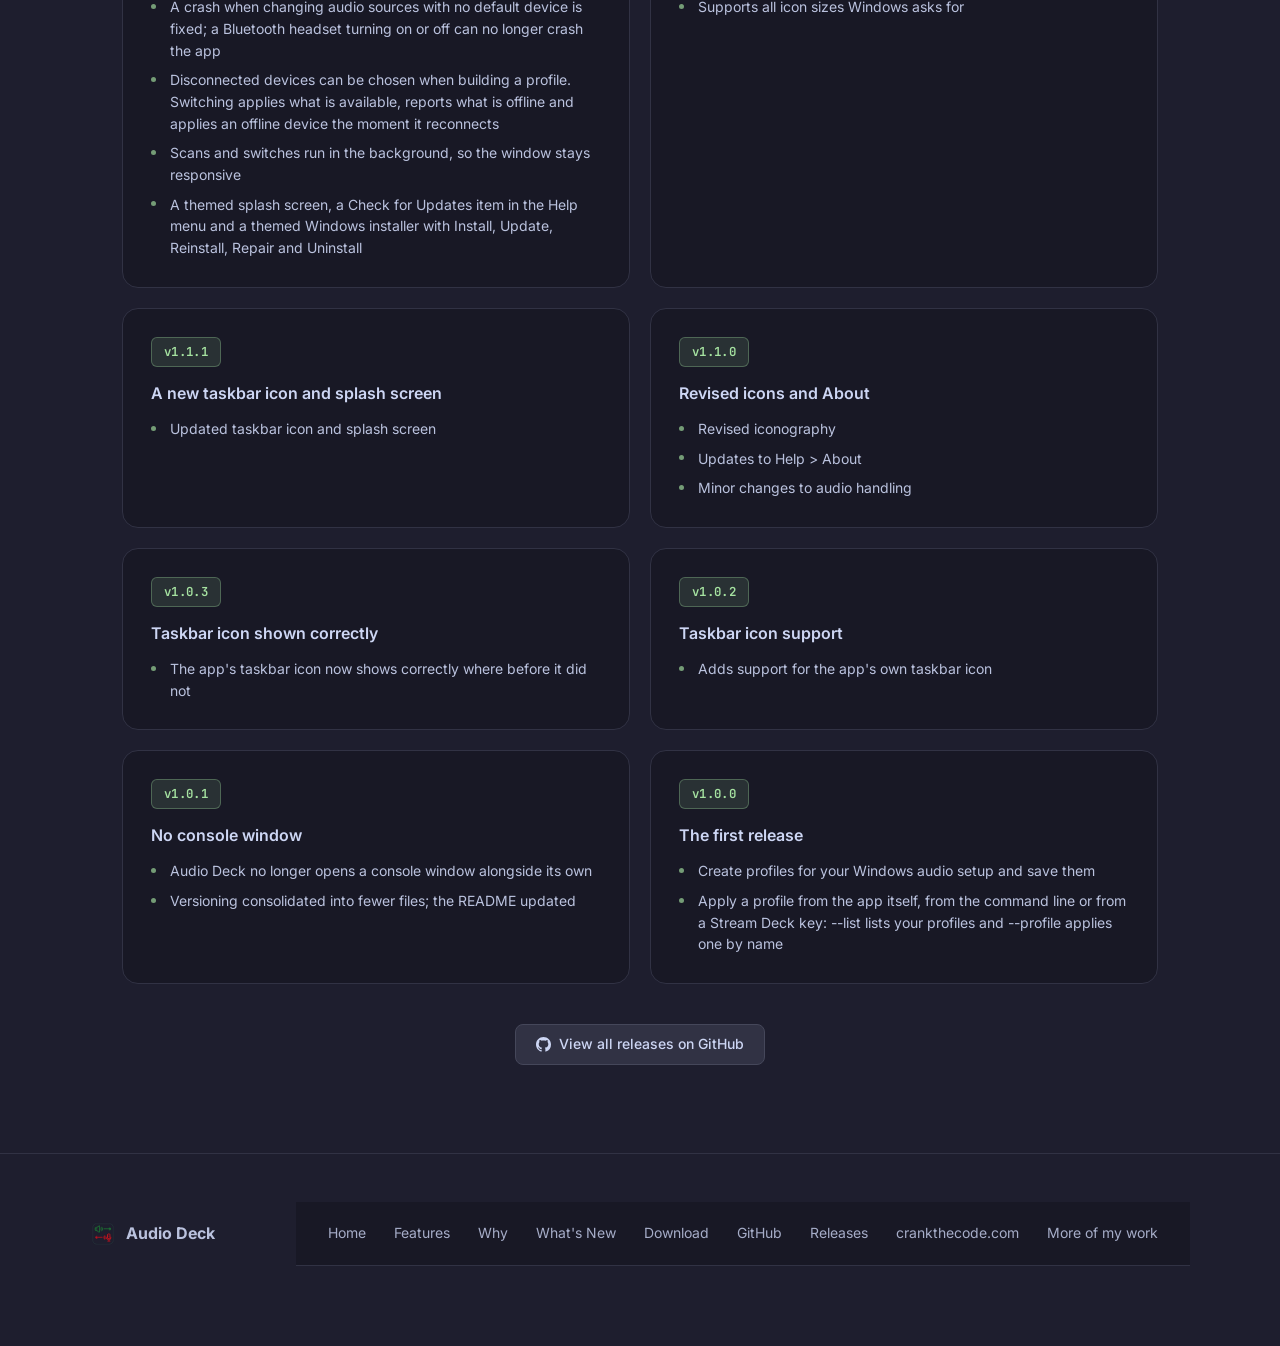
<file: docs/whats-new.html>
<!DOCTYPE html>
<html lang="en">
<head>
  <meta charset="UTF-8">
  <meta name="viewport" content="width=device-width, initial-scale=1.0">
  <title>What's new in Audio Deck: release history</title>
  <meta name="description" content="Audio Deck's release history: profiles that survive a failed save, switches that report what really happened, a Guide behind the Help menu, a window drawn in pictures and the move to macOS and Linux.">
  <link rel="canonical" href="https://ernster.dev/AudioDeck/whats-new.html">
  <meta name="theme-color" content="#1e1e2e">
  <meta property="og:type" content="website">
  <meta property="og:site_name" content="Audio Deck">
  <meta property="og:url" content="https://ernster.dev/AudioDeck/whats-new.html">
  <meta property="og:title" content="What's new in Audio Deck: release history">
  <meta property="og:description" content="Profiles that survive a failed save, switches that report what really happened, a Guide behind the Help menu and the move to macOS and Linux.">
  <meta property="og:image" content="https://ernster.dev/AudioDeck/audiodeck-512.png">
  <meta property="og:image:width" content="512">
  <meta property="og:image:height" content="512">
  <meta property="og:image:alt" content="Audio Deck app icon">
  <meta property="og:locale" content="en_GB">
  <meta name="twitter:card" content="summary">
  <meta name="twitter:title" content="What's new in Audio Deck: release history">
  <meta name="twitter:description" content="Profiles that survive a failed save, switches that report what really happened, a Guide behind the Help menu and the move to macOS and Linux.">
  <meta name="twitter:image" content="https://ernster.dev/AudioDeck/audiodeck-512.png">
  <link rel="icon" href="favicon.ico" sizes="any">
  <link rel="icon" type="image/png" sizes="32x32" href="favicon-32.png">
  <link rel="apple-touch-icon" href="apple-touch-icon.png">
  <link rel="preconnect" href="https://fonts.googleapis.com">
  <link rel="preconnect" href="https://fonts.gstatic.com" crossorigin>
  <link href="https://fonts.googleapis.com/css2?family=Inter:opsz,wght@14..32,300;14..32,400;14..32,500;14..32,600;14..32,700&family=JetBrains+Mono:wght@400;500&display=swap" rel="stylesheet">
  <link rel="stylesheet" href="styles.css?v=1a698a8280">
<script>window.goatcounter = {path: function (p) { return location.host + p }}</script>
<script data-goatcounter="https://oernster.goatcounter.com/count" async src="https://gc.zgo.at/count.js"></script>
</head>
<body>

<nav>
  <a class="nav-brand" href="./">
    <img src="audiodeck-512.png" alt="Audio Deck icon">
    <span>Audio Deck</span>
  </a>
  <div class="nav-right">
    <a class="nav-link" href="features.html">Features</a>
    <a class="nav-link" href="why.html">Why</a>
    <a class="nav-link" href="whats-new.html" aria-current="page">What's New</a>
    <a class="nav-link" href="download.html">Download</a>
    <a class="btn-primary" href="download.html">
      <svg width="15" height="15" viewBox="0 0 24 24" fill="none" stroke="currentColor" stroke-width="2.5" stroke-linecap="round" stroke-linejoin="round"><path d="M21 15v4a2 2 0 0 1-2 2H5a2 2 0 0 1-2-2v-4"/><polyline points="7 10 12 15 17 10"/><line x1="12" y1="15" x2="12" y2="3"/></svg>
      Download
    </a>
  </div>
</nav>

<main>
  <section class="section" id="whats-new">
    <div class="section-label">Changelog</div>
    <h2 class="section-title">What's new</h2>
    <p class="section-sub">Recent releases have focused on making every switch honest and every profile safe: a failed save no longer loses your profiles, a switch reports what really happened and two switches at once take turns. Before that came a Guide behind the Help menu, a window drawn entirely in pictures, a setup program that shows one screen at a time and the move from Windows alone to Windows, macOS and Linux.</p>

    <div class="changelog-grid">

      <div class="cl-entry">
        <div class="ver-tag">v2.4.0</div>
        <h3>A failed save no longer loses your profiles</h3>
        <ul>
          <li>Profiles are written somewhere safe first and only then put in place, so a save that fails part way (on a full disk, say) leaves them exactly as they were. The copy before each save is kept beside the file as profiles.json.bak</li>
          <li>Setting a profile's output or input to (None) now removes the device instead of saying "Saved" and keeping it</li>
          <li>A switch reports what really happened. On Windows it names the uses that kept the old device; after every switch Audio Deck reads the defaults back, so a change the system accepted but did not make is reported rather than shown as done</li>
          <li>Turning on a device a profile was waiting for applies only that device, so it no longer undoes a switch you made since</li>
          <li>Two switches at once, such as two Stream Deck keys pressed together, now take turns instead of leaving the output of one profile with the input of the other</li>
          <li>On macOS a device that drops out at the moment of a switch is waited for and applied when it comes back</li>
          <li>Plainer messages: an offline device will apply when it reconnects as the same device, "Could not read devices" replaces a misleading "not available" and the command line gives each reason its own heading</li>
          <li>On Linux and macOS an unexpected file-locking error no longer stops the window opening</li>
        </ul>
      </div>

      <div class="cl-entry">
        <div class="ver-tag">v2.3.0</div>
        <h3>Setup messages and the Linux licence listing put right</h3>
        <ul>
          <li>The setup program no longer asks you to close Audio Deck "including its tray icon", since Audio Deck has no tray icon</li>
          <li>The Flatpak's software-centre listing states the real licence split: GPL-3.0 for the backend and LGPL-3.0 for the interface, each at that version only</li>
          <li>Every footer on this site links every page; the stylesheet link changes whenever the stylesheet does, so a browser never pairs a new page with old styles</li>
          <li>The documents name the PipeWire tools the Linux backend falls back on</li>
        </ul>
      </div>

      <div class="cl-entry">
        <div class="ver-tag">v2.2.2</div>
        <h3>A new donation page</h3>
        <ul>
          <li>The Donate button now opens a new PayPal page that suggests £5 and lets you give any amount you choose. Nothing else has changed</li>
        </ul>
      </div>

      <div class="cl-entry">
        <div class="ver-tag">v2.2.1</div>
        <h3>Tooltips show while another program has focus</h3>
        <ul>
          <li>Every button's tooltip now appears whichever program has focus, in the main window, its dialogs and the setup program</li>
          <li>The Why page no longer links to a retired blog post</li>
        </ul>
      </div>

      <div class="cl-entry">
        <div class="ver-tag">v2.2.0</div>
        <h3>A Guide on the Help menu</h3>
        <ul>
          <li>The first entry on the Help menu is now Guide. Every picture button is listed with its own artwork beside its name and what it does</li>
          <li>Command lines and file locations sit in shaded blocks; each troubleshooting point leads with its problem in bold</li>
          <li>On Linux and macOS the command line names the command your platform actually uses rather than AudioDeck.exe; its help no longer calls Audio Deck a Windows program</li>
          <li>The macOS download button on this site now points at AudioDeck.dmg, the disk image each release publishes</li>
          <li>A commercial licence is available for anyone whose project the open-source licences do not suit</li>
        </ul>
      </div>

      <div class="cl-entry">
        <div class="ver-tag">v2.1.0</div>
        <h3>Every button is artwork now</h3>
        <ul>
          <li>Every emoji control is now a picture drawn in one visual language, considerably larger, each naming itself through a tooltip. Deleting and cancelling read as a red bar struck through the thing being acted on</li>
          <li>A redrawn application icon appears everywhere the old one did</li>
          <li>The header carries a donate button that opens a payment page in your own browser. Audio Deck sends nothing itself; nothing is held back behind it</li>
          <li>About now carries a copyright line under the author</li>
          <li>A picture button no longer stays outlined after a click; the outline comes from Tab alone</li>
          <li>The setup program shows one screen at a time: a sentence saying what it is about to do, a progress screen while it works, a screen of its own for removing Audio Deck and a closing screen saying how it went</li>
          <li>Only the generated artwork is packaged, which takes about fourteen megabytes out of every build</li>
        </ul>
      </div>

      <div class="cl-entry">
        <div class="ver-tag">v2.0.2</div>
        <h3>A quieter profile list; setup says when the app is in the way</h3>
        <ul>
          <li>Pointing at the profile list no longer draws a rectangle round the whole list; the highlighted profile already shows where you are</li>
          <li>Installing while Audio Deck is open no longer stops with a permission error naming a file path. The setup program checks first, offers to close Audio Deck for you and waits until it has gone</li>
          <li>Carries the fixes from 2.0.1</li>
        </ul>
      </div>

      <div class="cl-entry">
        <div class="ver-tag">v2.0.1</div>
        <h3>Deleted profiles disappear immediately</h3>
        <ul>
          <li>Entering either view reloads the profile list, so a save, edit or delete in one view shows in the other the moment you switch back</li>
          <li>This site and the documentation describe the 2.0 application as it is, with current screenshots</li>
        </ul>
      </div>

      <div class="cl-entry">
        <div class="ver-tag">v2.0.0</div>
        <h3>Linux and macOS as well as Windows</h3>
        <ul>
          <li>Audio Deck runs on Linux and macOS with the same profiles, the same window, the same command line and the same Stream Deck workflow on all three; the interface was overhauled too</li>
          <li>On Linux it works with PulseAudio or PipeWire, leaves out monitor sources and picks up device changes live. It ships as a Flatpak</li>
          <li>On macOS it speaks to CoreAudio directly with no new dependency and identifies devices by a stable ID, so profiles survive reboots and unplugs. It ships as a signed, notarised DMG</li>
          <li>Profiles live in each platform's proper per-user data folder; only one window runs per user on every platform</li>
        </ul>
      </div>

      <div class="cl-entry">
        <div class="ver-tag">v1.5.0</div>
        <h3>An update check that respects you</h3>
        <ul>
          <li>A few seconds after launch and once a day while the window is open, Audio Deck asks GitHub whether a newer version has been published, then offers Download, Skip This Version or Later</li>
          <li>Help &gt; Check for Updates runs a real check and reports every outcome, including an honest failure when GitHub cannot be reached</li>
          <li>The request carries no identifier and nothing about your profiles; a failed check on the automatic path says nothing</li>
        </ul>
      </div>

      <div class="cl-entry">
        <div class="ver-tag">v1.4.0</div>
        <h3>A Why page and a tidier codebase</h3>
        <ul>
          <li>Nothing in how Audio Deck behaves has changed</li>
          <li>The site gains a Why page, link previews for chat and social media and an address of its own</li>
          <li>The two developer guides are now one; the in-app Documentation dialog lists the guides that actually exist</li>
          <li>The main window and the entry point were split into smaller files under a measured size rule</li>
        </ul>
      </div>

      <div class="cl-entry">
        <div class="ver-tag">v1.3.0</div>
        <h3>One window at a time</h3>
        <ul>
          <li>Only one Audio Deck window can be open; launching it again brings the existing window to the front. Switching from the command line or a Stream Deck key is unaffected</li>
          <li>Every action button carries an icon; the profile actions gained tooltips</li>
          <li>Audio Deck gets a website of its own, with a download panel that reads the current release from GitHub</li>
          <li>Branch coverage, more structural tests and a clean ruff and mypy run across the whole repository</li>
        </ul>
      </div>

      <div class="cl-entry">
        <div class="ver-tag">v1.2.0</div>
        <h3>Bluetooth, offline devices and a window that never freezes</h3>
        <ul>
          <li>A crash when changing audio sources with no default device is fixed; a Bluetooth headset turning on or off can no longer crash the app</li>
          <li>Disconnected devices can be chosen when building a profile. Switching applies what is available, reports what is offline and applies an offline device the moment it reconnects</li>
          <li>Scans and switches run in the background, so the window stays responsive</li>
          <li>A themed splash screen, a Check for Updates item in the Help menu and a themed Windows installer with Install, Update, Reinstall, Repair and Uninstall</li>
        </ul>
      </div>

      <div class="cl-entry">
        <div class="ver-tag">v1.1.2</div>
        <h3>Every icon size on Windows</h3>
        <ul>
          <li>Supports all icon sizes Windows asks for</li>
        </ul>
      </div>

      <div class="cl-entry">
        <div class="ver-tag">v1.1.1</div>
        <h3>A new taskbar icon and splash screen</h3>
        <ul>
          <li>Updated taskbar icon and splash screen</li>
        </ul>
      </div>

      <div class="cl-entry">
        <div class="ver-tag">v1.1.0</div>
        <h3>Revised icons and About</h3>
        <ul>
          <li>Revised iconography</li>
          <li>Updates to Help &gt; About</li>
          <li>Minor changes to audio handling</li>
        </ul>
      </div>

      <div class="cl-entry">
        <div class="ver-tag">v1.0.3</div>
        <h3>Taskbar icon shown correctly</h3>
        <ul>
          <li>The app's taskbar icon now shows correctly where before it did not</li>
        </ul>
      </div>

      <div class="cl-entry">
        <div class="ver-tag">v1.0.2</div>
        <h3>Taskbar icon support</h3>
        <ul>
          <li>Adds support for the app's own taskbar icon</li>
        </ul>
      </div>

      <div class="cl-entry">
        <div class="ver-tag">v1.0.1</div>
        <h3>No console window</h3>
        <ul>
          <li>Audio Deck no longer opens a console window alongside its own</li>
          <li>Versioning consolidated into fewer files; the README updated</li>
        </ul>
      </div>

      <div class="cl-entry">
        <div class="ver-tag">v1.0.0</div>
        <h3>The first release</h3>
        <ul>
          <li>Create profiles for your Windows audio setup and save them</li>
          <li>Apply a profile from the app itself, from the command line or from a Stream Deck key: --list lists your profiles and --profile applies one by name</li>
        </ul>
      </div>

    </div>

    <div class="changelog-more">
      <a class="btn-secondary" href="https://github.com/oernster/AudioDeck/releases">
        <svg width="15" height="15" viewBox="0 0 24 24" fill="currentColor"><path d="M12 0C5.37 0 0 5.37 0 12c0 5.31 3.435 9.795 8.205 11.385.6.105.825-.255.825-.57 0-.285-.015-1.23-.015-2.235-3.015.555-3.795-.735-4.035-1.41-.135-.345-.72-1.41-1.23-1.695-.42-.225-1.02-.78-.015-.795.945-.015 1.62.87 1.845 1.23 1.08 1.815 2.805 1.305 3.495.99.105-.78.42-1.305.765-1.605-2.67-.3-5.46-1.335-5.46-5.925 0-1.305.465-2.385 1.23-3.225-.12-.3-.54-1.53.12-3.18 0 0 1.005-.315 3.3 1.23.96-.27 1.98-.405 3-.405s2.04.135 3 .405c2.295-1.56 3.3-1.23 3.3-1.23.66 1.65.24 2.88.12 3.18.765.84 1.23 1.905 1.23 3.225 0 4.605-2.805 5.625-5.475 5.925.435.375.81 1.095.81 2.22 0 1.605-.015 2.895-.015 3.3 0 .315.225.69.825.57A12.02 12.02 0 0 0 24 12c0-6.63-5.37-12-12-12z"/></svg>
        View all releases on GitHub
      </a>
    </div>
  </section>
</main>

<footer>
  <div class="footer-inner">
    <div class="footer-top">
      <a class="footer-brand" href="./">
        <img src="audiodeck-512.png" alt="Audio Deck">
        <span>Audio Deck</span>
      </a>
      <nav class="footer-links">
        <a href="./">Home</a>
        <a href="features.html">Features</a>
        <a href="why.html">Why</a>
        <a href="whats-new.html">What's New</a>
        <a href="download.html">Download</a>
        <a href="https://github.com/oernster/AudioDeck">GitHub</a>
        <a href="https://github.com/oernster/AudioDeck/releases">Releases</a>
        <a href="https://www.crankthecode.com/">crankthecode.com</a>
        <a href="https://ernster.dev">More of my work</a>
      </nav>
    </div>
  </div>
</footer>

</body>
</html>
</file>
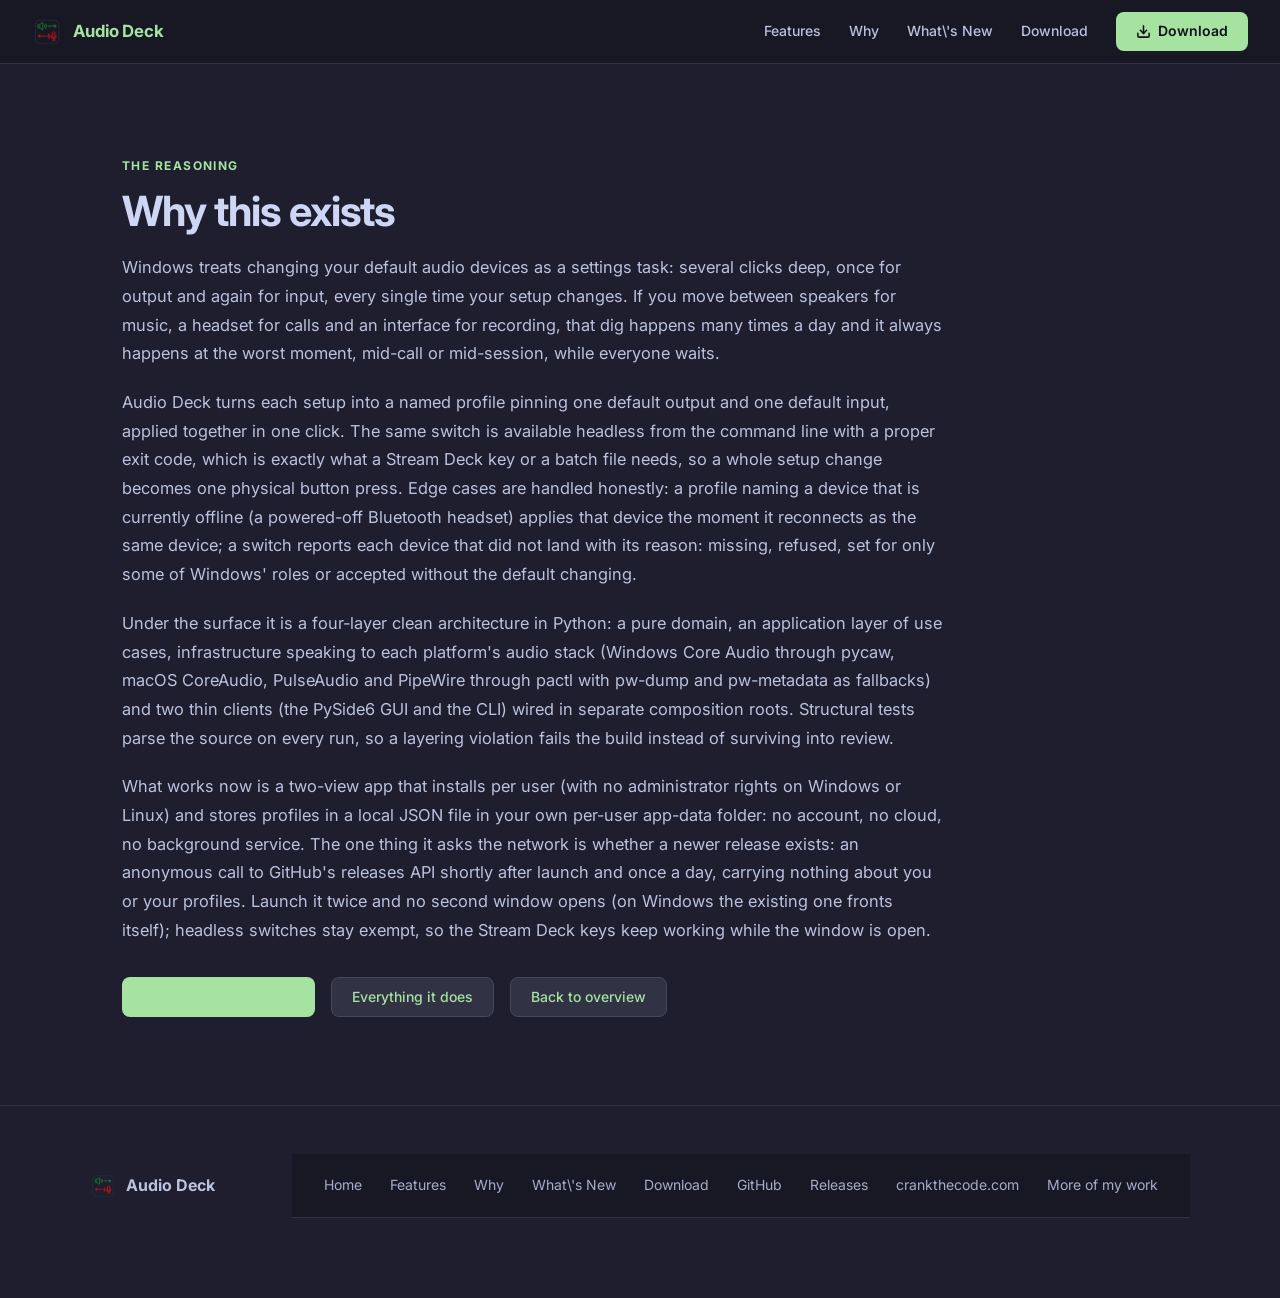
<file: docs/why.html>
<!DOCTYPE html>
<html lang="en">
<head>
  <meta charset="UTF-8">
  <meta name="viewport" content="width=device-width, initial-scale=1.0">
  <title>Why Audio Deck exists: audio switching without the settings dig</title>
  <meta name="description" content="Why Audio Deck was built: Windows buries default-device switching several clicks deep and every setup change means digging again. Audio Deck pins each setup as a named profile and switches in one click, one command or one Stream Deck key.">
  <link rel="canonical" href="https://ernster.dev/AudioDeck/why.html">
  <meta name="theme-color" content="#1e1e2e">
  <meta property="og:type" content="website">
  <meta property="og:site_name" content="Audio Deck">
  <meta property="og:url" content="https://ernster.dev/AudioDeck/why.html">
  <meta property="og:title" content="Why Audio Deck exists: audio switching without the settings dig">
  <meta property="og:description" content="Windows buries default-device switching several clicks deep. Audio Deck pins each setup as a named profile and switches in one click, one command or one Stream Deck key.">
  <meta property="og:image" content="https://ernster.dev/AudioDeck/audiodeck-512.png">
  <meta property="og:image:width" content="512">
  <meta property="og:image:height" content="512">
  <meta property="og:image:alt" content="Audio Deck app icon">
  <meta property="og:locale" content="en_GB">
  <meta name="twitter:card" content="summary">
  <meta name="twitter:title" content="Why Audio Deck exists: audio switching without the settings dig">
  <meta name="twitter:description" content="Windows buries default-device switching several clicks deep. Audio Deck pins each setup as a named profile and switches in one click, one command or one Stream Deck key.">
  <meta name="twitter:image" content="https://ernster.dev/AudioDeck/audiodeck-512.png">
  <link rel="icon" href="favicon.ico" sizes="any">
  <link rel="icon" type="image/png" sizes="32x32" href="favicon-32.png">
  <link rel="apple-touch-icon" href="apple-touch-icon.png">
  <link rel="preconnect" href="https://fonts.googleapis.com">
  <link rel="preconnect" href="https://fonts.gstatic.com" crossorigin>
  <link href="https://fonts.googleapis.com/css2?family=Inter:opsz,wght@14..32,300;14..32,400;14..32,500;14..32,600;14..32,700&family=JetBrains+Mono:wght@400;500&display=swap" rel="stylesheet">
  <link rel="stylesheet" href="styles.css?v=1a698a8280">
<script>window.goatcounter = {path: function (p) { return location.host + p }}</script>
<script data-goatcounter="https://oernster.goatcounter.com/count" async src="https://gc.zgo.at/count.js"></script>
</head>
<body>

<nav>
  <a class="nav-brand" href="./">
    <img src="audiodeck-512.png" alt="Audio Deck icon">
    <span>Audio Deck</span>
  </a>
  <div class="nav-right">
    <a class="nav-link" href="features.html">Features</a>
    <a class="nav-link" href="why.html" aria-current="page">Why</a>
    <a class="nav-link" href="whats-new.html">What\'s New</a>
    <a class="nav-link" href="download.html">Download</a>
    <a class="btn-primary" href="download.html">
      <svg width="15" height="15" viewBox="0 0 24 24" fill="none" stroke="currentColor" stroke-width="2.5" stroke-linecap="round" stroke-linejoin="round"><path d="M21 15v4a2 2 0 0 1-2 2H5a2 2 0 0 1-2-2v-4"/><polyline points="7 10 12 15 17 10"/><line x1="12" y1="15" x2="12" y2="3"/></svg>
      Download
    </a>
  </div>
</nav>

<main>
  <section class="section" id="exists">
    <div class="prose">
      <div class="section-label">The reasoning</div>
      <h2 class="section-title">Why this exists</h2>
      <p>Windows treats changing your default audio devices as a settings task: several clicks
        deep, once for output and again for input, every single time your setup changes. If you
        move between speakers for music, a headset for calls and an interface for recording, that
        dig happens many times a day and it always happens at the worst moment, mid-call or
        mid-session, while everyone waits.</p>
      <p>Audio Deck turns each setup into a named profile pinning one default output and one
        default input, applied together in one click. The same switch is available headless from
        the command line with a proper exit code, which is exactly what a Stream Deck key or a
        batch file needs, so a whole setup change becomes one physical button press. Edge cases
        are handled honestly: a profile naming a device that is currently offline (a powered-off
        Bluetooth headset) applies that device the moment it reconnects as the same device; a
        switch reports each device that did not land with its reason: missing, refused, set for
        only some of Windows' roles or accepted without the default changing.</p>
      <p>Under the surface it is a four-layer clean architecture in Python: a pure domain, an
        application layer of use cases, infrastructure speaking to each platform's audio stack
        (Windows Core Audio through pycaw, macOS CoreAudio, PulseAudio and PipeWire through pactl
        with pw-dump and pw-metadata as fallbacks)
        and two thin clients (the PySide6 GUI and the CLI) wired in separate
        composition roots. Structural tests parse the source on every run, so a layering
        violation fails the build instead of surviving into review.</p>
      <p>What works now is a two-view app that installs per user (with no administrator rights on
        Windows or Linux) and stores profiles in a local JSON file in your own per-user app-data
        folder: no account, no cloud, no background service. The one thing it asks the network is
        whether a newer release exists: an anonymous call to GitHub's releases API shortly after
        launch and once a day, carrying nothing about you or your profiles. Launch it twice and no second window opens
        (on Windows the existing one fronts itself); headless switches stay exempt, so the Stream
        Deck keys keep working while the window is open.</p>
      <div class="cta-row">
        <a class="btn-primary" href="download.html">Download Audio Deck</a>
        <a class="btn-secondary" href="features.html">Everything it does</a>
        <a class="btn-secondary" href="./">Back to overview</a>
      </div>
    </div>
  </section>
</main>

<footer>
  <div class="footer-inner">
    <div class="footer-top">
      <a class="footer-brand" href="./">
        <img src="audiodeck-512.png" alt="Audio Deck">
        <span>Audio Deck</span>
      </a>
      <nav class="footer-links">
        <a href="./">Home</a>
        <a href="features.html">Features</a>
        <a href="why.html">Why</a>
        <a href="whats-new.html">What\'s New</a>
        <a href="download.html">Download</a>
        <a href="https://github.com/oernster/AudioDeck">GitHub</a>
        <a href="https://github.com/oernster/AudioDeck/releases">Releases</a>
        <a href="https://www.crankthecode.com/">crankthecode.com</a>
        <a href="https://ernster.dev">More of my work</a>
      </nav>
    </div>
  </div>
</footer>

</body>
</html>
</file>
<file: docs/styles.css>
/* Audio Deck site styles, shared by every page. Catppuccin Mocha. */

/* Catppuccin Mocha palette */
:root {
  --base:     #1e1e2e;
  --mantle:   #181825;
  --crust:    #11111b;
  --surface0: #313244;
  --surface1: #45475a;
  --surface2: #585b70;
  --overlay0: #6c7086;
  --overlay1: #7f849c;
  --subtext0: #a6adc8;
  --subtext1: #bac2de;
  --text:     #cdd6f4;
  --lavender: #b4befe;
  --blue:     #89b4fa;
  --sapphire: #74c7ec;
  --teal:     #94e2d5;
  --green:    #a6e3a1;
  --yellow:   #f9e2af;
  --peach:    #fab387;
  --maroon:   #eba0ac;
  --red:      #f38ba8;
  --mauve:    #cba6f7;
  --pink:     #f5c2e7;
  /* Audio Deck primary accent = green (output), with red as the input counterpart */
  --accent:        var(--green);
  --accent-rgb:    166, 227, 161;
}

*, *::before, *::after { box-sizing: border-box; margin: 0; padding: 0; }

html { scroll-behavior: smooth; }

body {
  font-family: 'Inter', system-ui, sans-serif;
  background: var(--base);
  color: var(--text);
  line-height: 1.6;
  -webkit-font-smoothing: antialiased;
}

/* Navigation */
nav {
  position: sticky;
  top: 0;
  z-index: 100;
  background: rgba(24, 24, 37, 0.88);
  backdrop-filter: blur(14px);
  -webkit-backdrop-filter: blur(14px);
  border-bottom: 1px solid var(--surface0);
  padding: 0 2rem;
  height: 64px;
  display: flex;
  align-items: center;
  justify-content: space-between;
}

.nav-brand { display: flex; align-items: center; gap: 0.7rem; text-decoration: none; }
.nav-brand img { width: 30px; height: 30px; }
.nav-brand span { font-size: 1.05rem; font-weight: 700; letter-spacing: -0.01em; color: var(--accent); }

.nav-right { display: flex; align-items: center; gap: 1.75rem; }
.nav-right a.nav-link {
  color: var(--subtext1);
  text-decoration: none;
  font-size: 0.875rem;
  font-weight: 500;
  transition: color 0.18s;
}
.nav-right a.nav-link:hover { color: var(--text); }
/* With four text links the header no longer fits on one line until about
   676px wide (measured), so the links give way to the footer's copy of them
   a little earlier than the general 640px phone rule below. */
@media (max-width: 700px) {
  .nav-right .nav-link { display: none; }
}

/* Buttons */
.btn-primary {
  display: inline-flex;
  align-items: center;
  gap: 0.45rem;
  background: var(--accent);
  color: var(--crust);
  text-decoration: none;
  font-weight: 600;
  font-size: 0.875rem;
  padding: 0.5rem 1.25rem;
  border-radius: 8px;
  transition: opacity 0.18s, transform 0.15s;
  white-space: nowrap;
}
.btn-primary:hover { opacity: 0.88; transform: translateY(-1px); }

.btn-secondary {
  display: inline-flex;
  align-items: center;
  gap: 0.45rem;
  background: var(--surface0);
  color: var(--text);
  text-decoration: none;
  font-weight: 500;
  font-size: 0.875rem;
  padding: 0.5rem 1.25rem;
  border-radius: 8px;
  border: 1px solid var(--surface1);
  transition: background 0.18s, transform 0.15s;
  white-space: nowrap;
}
.btn-secondary:hover { background: var(--surface1); transform: translateY(-1px); }

/* A button whose label is preceded by artwork rather than plain text. Sized in
   em against the button's own type, so the two stay in proportion if that type
   ever changes. At one line box the artwork could not be read, so the mark
   takes 1.8 times that and this button is deliberately taller than a text-only
   one beside it. display: block drops the inline descender space that would
   otherwise add a stray couple of pixels under the picture. */
.btn-secondary img {
  display: block;
  height: 2.7em;
  width: auto;
}


/* Hero */
.hero { max-width: 1100px; margin: 0 auto; padding: 5.5rem 2rem 3rem; text-align: center; }

.hero-icon {
  display: block;
  width: 168px;
  height: 168px;
  margin: 0 auto 2rem;
  filter: drop-shadow(0 22px 50px rgba(0, 0, 0, 0.5));
}

.badge {
  display: inline-flex;
  align-items: center;
  gap: 0.45rem;
  background: rgba(var(--accent-rgb), 0.12);
  border: 1px solid rgba(var(--accent-rgb), 0.3);
  color: var(--accent);
  font-size: 0.78rem;
  font-weight: 600;
  font-family: 'JetBrains Mono', monospace;
  padding: 0.3rem 0.9rem;
  border-radius: 99px;
  margin-bottom: 2rem;
  letter-spacing: 0.04em;
}
.badge-dot { width: 7px; height: 7px; border-radius: 50%; background: var(--accent); flex-shrink: 0; }

h1 {
  font-size: clamp(2.5rem, 6vw, 4.1rem);
  font-weight: 700;
  letter-spacing: -0.035em;
  line-height: 1.1;
  margin-bottom: 1.4rem;
}
h1 .accent { color: var(--accent); }

.hero-desc {
  font-size: 1.1rem;
  color: var(--subtext1);
  max-width: 600px;
  margin: 0 auto 2.75rem;
  line-height: 1.75;
}
.hero-desc strong { color: var(--text); font-weight: 600; }

.hero-cta { display: flex; gap: 1rem; justify-content: center; flex-wrap: wrap; margin-bottom: 4.5rem; }
.hero-cta .btn-primary, .hero-cta .btn-secondary { font-size: 0.975rem; padding: 0.7rem 1.75rem; }

.shot {
  border-radius: 16px;
  overflow: hidden;
  border: 1px solid var(--surface1);
  background: var(--crust);
  box-shadow:
    0 0 0 1px rgba(var(--accent-rgb), 0.06),
    0 36px 90px rgba(0, 0, 0, 0.7),
    0 0 120px rgba(var(--accent-rgb), 0.05);
}
.shot img { width: 100%; height: auto; display: block; }

.hero-shot { max-width: 620px; margin: 0 auto; }

/* Stats bar */
.stats-bar { background: var(--mantle); border-top: 1px solid var(--surface0); border-bottom: 1px solid var(--surface0); }
.stats-inner {
  max-width: 1100px;
  margin: 0 auto;
  padding: 2rem;
  display: flex;
  gap: 2rem;
  flex-wrap: wrap;
  justify-content: center;
  align-items: center;
}
.stat { text-align: center; padding: 0 1rem; }
.stat + .stat { border-left: 1px solid var(--surface1); }
.stat-value { font-size: 1.9rem; font-weight: 700; letter-spacing: -0.03em; color: var(--accent); line-height: 1; margin-bottom: 0.4rem; }
.stat-label { font-size: 0.8rem; color: var(--subtext0); font-weight: 500; letter-spacing: 0.02em; text-transform: uppercase; }

/* Section wrapper */
.section { max-width: 1100px; margin: 0 auto; padding: 5.5rem 2rem; }
.section-label {
  display: inline-block;
  color: var(--accent);
  font-size: 0.75rem;
  font-weight: 700;
  letter-spacing: 0.12em;
  text-transform: uppercase;
  margin-bottom: 0.75rem;
}
.section-title { font-size: clamp(1.8rem, 4vw, 2.6rem); font-weight: 700; letter-spacing: -0.025em; line-height: 1.2; margin-bottom: 1rem; }
.section-sub { font-size: 1.025rem; color: var(--subtext1); max-width: 560px; line-height: 1.75; margin-bottom: 3.5rem; }

/* Features grid */
.features-grid { display: grid; grid-template-columns: repeat(auto-fill, minmax(305px, 1fr)); gap: 1.25rem; }
.feat {
  background: var(--mantle);
  border: 1px solid var(--surface0);
  border-radius: 16px;
  padding: 1.75rem;
  transition: border-color 0.2s, transform 0.2s;
}
.feat:hover { border-color: var(--surface2); transform: translateY(-3px); }
.feat-icon {
  width: 44px;
  height: 44px;
  border-radius: 12px;
  display: flex;
  align-items: center;
  justify-content: center;
  margin-bottom: 1.1rem;
  flex-shrink: 0;
}
.ic-green  { background: rgba(166,227,161,0.15); color: var(--green); }
.ic-red    { background: rgba(243,139,168,0.15); color: var(--red); }
.ic-blue   { background: rgba(137,180,250,0.15); color: var(--blue); }
.ic-teal   { background: rgba(148,226,213,0.15); color: var(--teal); }
.ic-peach  { background: rgba(250,179,135,0.15); color: var(--peach); }
.ic-sapp   { background: rgba(116,199,236,0.15); color: var(--sapphire); }
.ic-lav    { background: rgba(180,190,254,0.15); color: var(--lavender); }
.ic-yellow { background: rgba(249,226,175,0.15); color: var(--yellow); }
.ic-mauve  { background: rgba(203,166,247,0.15); color: var(--mauve); }
.ic-pink   { background: rgba(245,194,231,0.15); color: var(--pink); }
/* A tenth card would sit alone on a fourth row, so it spans the grid and
   lays out horizontally, reading as a closing note rather than a leftover. */
.feat-wide { grid-column: 1 / -1; display: flex; align-items: center; gap: 1.25rem; }
.feat-wide .feat-icon { flex: 0 0 auto; margin-bottom: 0; }
.feat-wide .feat-wide-body { display: flex; flex-direction: column; gap: 0.35rem; }
.feat-wide h3 { margin: 0; }
.feat-wide p { margin: 0; }
@media (max-width: 700px) {
  .feat-wide { flex-direction: column; align-items: flex-start; gap: 0.75rem; }
}
.feat h3 { font-size: 0.975rem; font-weight: 600; color: var(--text); margin-bottom: 0.5rem; }
.feat p { font-size: 0.875rem; color: var(--subtext0); line-height: 1.65; }

.divider { max-width: 1100px; margin: 0 auto; height: 1px; background: var(--surface0); }

/* Split section (text + screenshot) */
.split-band { background: var(--mantle); border-top: 1px solid var(--surface0); border-bottom: 1px solid var(--surface0); }
.split-grid { display: grid; grid-template-columns: 1fr 1fr; gap: 4rem; align-items: center; }
.split-grid .split-text p { color: var(--subtext1); font-size: 1rem; line-height: 1.75; margin-bottom: 1.25rem; }
.split-grid .split-text ul { list-style: none; display: flex; flex-direction: column; gap: 0.6rem; margin-bottom: 1.5rem; }
.split-grid .split-text li { font-size: 0.925rem; color: var(--subtext1); line-height: 1.55; padding-left: 1.5rem; position: relative; }
.split-grid .split-text li::before {
  content: '';
  position: absolute;
  left: 0;
  top: 0.55em;
  width: 7px;
  height: 7px;
  border-radius: 2px;
  background: var(--accent);
}

/* Code block */
.code-block { background: var(--crust); border: 1px solid var(--surface0); border-radius: 14px; overflow: hidden; }
.code-block-head {
  background: var(--surface0);
  padding: 0.55rem 1rem;
  font-size: 0.775rem;
  color: var(--subtext0);
  font-family: 'JetBrains Mono', monospace;
  display: flex;
  align-items: center;
  gap: 0.5rem;
  border-bottom: 1px solid var(--surface1);
}
.code-block pre {
  padding: 1.25rem;
  font-family: 'JetBrains Mono', monospace;
  font-size: 0.81rem;
  line-height: 1.8;
  color: var(--text);
  overflow-x: auto;
}
.tc { color: var(--overlay1); }
.tk { color: var(--blue); }
.ta { color: var(--green); }
.tf { color: var(--peach); }
.ts { color: var(--teal); }

.cli-grid { display: grid; grid-template-columns: 1fr 1fr; gap: 1.5rem; align-items: start; }

/* Architecture */
.arch-figure {
  display: block;
  width: 100%;
  max-width: 880px;
  margin: 1.75rem auto 0;
  background: var(--mantle);
  border: 1px solid var(--surface0);
  border-radius: 14px;
  padding: 1.75rem;
}
.arch-figure svg { width: 100%; height: auto; display: block; }

/* Install */
.install-band { background: var(--mantle); border-top: 1px solid var(--surface0); border-bottom: 1px solid var(--surface0); }
.install-grid { display: grid; grid-template-columns: 1fr 1fr; gap: 4rem; align-items: start; }
.install-grid .install-text p { color: var(--subtext1); font-size: 0.95rem; line-height: 1.7; margin-bottom: 1.75rem; }
.install-grid .install-text .note { margin-top: 1.25rem; font-size: 0.8rem; color: var(--overlay1); }
code.inline { font-family: 'JetBrains Mono', monospace; font-size: 0.82rem; color: var(--peach); }

/* Download */
#download .section-sub { margin-bottom: 1.25rem; }
.dl-version {
  display: block;
  width: fit-content;
  margin-left: auto;
  margin-right: auto;
  margin-top: 4px;
  font-size: 14px;
  color: var(--accent);
  border: 1px solid var(--surface1);
  border-radius: 999px;
  padding: 4px 14px;
}
.downloads {
  display: grid;
  grid-template-columns: repeat(auto-fit, minmax(260px, 1fr));
  gap: 16px;
  margin-top: 28px;
}
.dl-card {
  background: var(--crust);
  border: 1px solid var(--surface0);
  border-radius: 16px;
  padding: 24px 20px;
  text-align: center;
  display: flex;
  flex-direction: column;
  gap: 6px;
}
.dl-card .ico { font-size: 30px; }
.dl-card h3 { margin: 4px 0 0; font-size: 18px; font-weight: 600; }
.dl-card .req { color: var(--subtext0); font-size: 13px; margin: 0; }
.dl-card .btn-primary { margin: 14px auto 4px; }
.dl-card .meta {
  color: var(--subtext0);
  font-size: 12.5px;
  min-height: 1.2em;
  margin: 0;
}
.dl-card .how { color: var(--subtext0); font-size: 13px; margin: 8px 0 0; }
.dl-card code {
  background: var(--surface0);
  border: 1px solid var(--surface1);
  border-radius: 6px;
  padding: 1px 6px;
  font-size: 12px;
  font-family: 'JetBrains Mono', monospace;
  color: var(--peach);
}
.dl-links {
  text-align: center;
  color: var(--subtext0);
  font-size: 14px;
  margin: 18px 0 0;
}
.dl-links a { color: var(--accent); text-decoration: none; }
.dl-links a:hover { text-decoration: underline; }

/* Footer */
footer { border-top: 1px solid var(--surface0); padding: 3rem 2rem; }
.footer-inner { max-width: 1100px; margin: 0 auto; }
.footer-top { display: flex; align-items: center; justify-content: space-between; flex-wrap: wrap; gap: 1.5rem; margin-bottom: 2rem; }
.footer-brand { display: flex; align-items: center; gap: 0.6rem; text-decoration: none; }
.footer-brand img { width: 26px; height: 26px; }
.footer-brand span { font-size: 1rem; font-weight: 700; color: var(--subtext1); }
.footer-links { display: flex; gap: 1.75rem; flex-wrap: wrap; }
.footer-links a { color: var(--subtext0); text-decoration: none; font-size: 0.875rem; transition: color 0.18s; }
.footer-links a:hover { color: var(--text); }
.footer-bottom { border-top: 1px solid var(--surface0); padding-top: 1.5rem; display: flex; align-items: center; justify-content: space-between; flex-wrap: wrap; gap: 0.75rem; }
.footer-bottom p { font-size: 0.8rem; color: var(--overlay1); }
.footer-bottom .chips { display: flex; gap: 0.5rem; flex-wrap: wrap; }
.chip { background: var(--surface0); color: var(--subtext0); font-size: 0.72rem; font-weight: 500; padding: 0.2rem 0.6rem; border-radius: 4px; font-family: 'JetBrains Mono', monospace; }

/* Screenshot caption */
.shot-caption { text-align: center; font-size: 0.82rem; color: var(--overlay1); margin-top: 0.85rem; }

/* Responsive */
@media (max-width: 768px) {
  .split-grid, .install-grid, .cli-grid { grid-template-columns: 1fr; gap: 2.5rem; }
}
@media (max-width: 640px) {
  nav { padding: 0 1rem; }
  .nav-right .nav-link { display: none; }
  .hero { padding: 3rem 1.25rem 2rem; }
  .section { padding: 3.5rem 1.25rem; }
  .features-grid { grid-template-columns: 1fr; }
  .stat + .stat { border-left: none; border-top: 1px solid var(--surface1); }
  .stats-inner { flex-direction: column; gap: 1.25rem; }
}

/* Entrance animation */
@keyframes fadeUp { from { opacity: 0; transform: translateY(18px); } to { opacity: 1; transform: translateY(0); } }
.fade { animation: fadeUp 0.52s ease both; }
.d1 { animation-delay: 0.08s; }
.d2 { animation-delay: 0.18s; }
.d3 { animation-delay: 0.28s; }
.d4 { animation-delay: 0.38s; }

/* Prose pages (why.html) */
.prose p {
  color: var(--subtext1);
  font-size: 1.025rem;
  max-width: 820px;
  line-height: 1.75;
  margin-bottom: 1.25rem;
}
.prose a { color: var(--accent); text-decoration: none; }
.prose a:hover { text-decoration: underline; }
.cta-row { display: flex; gap: 1rem; flex-wrap: wrap; margin-top: 2rem; }

/* Changelog (whats-new.html): one card per release, newest first, the version
   in a pill above a plain headline. Cards share the feature cards' surface. */
.changelog-grid {
  display: grid;
  grid-template-columns: repeat(auto-fill, minmax(340px, 1fr));
  gap: 1.25rem;
}
.cl-entry {
  background: var(--mantle);
  border: 1px solid var(--surface0);
  border-radius: 16px;
  padding: 1.75rem;
}
.ver-tag {
  display: inline-flex;
  align-items: center;
  background: rgba(var(--accent-rgb), 0.12);
  border: 1px solid rgba(var(--accent-rgb), 0.3);
  color: var(--accent);
  font-size: 0.775rem;
  font-weight: 600;
  font-family: 'JetBrains Mono', monospace;
  padding: 0.25rem 0.75rem;
  border-radius: 6px;
  margin-bottom: 1rem;
  letter-spacing: 0.03em;
}
.cl-entry h3 { font-size: 1rem; font-weight: 600; color: var(--text); margin-bottom: 0.9rem; line-height: 1.3; }
.cl-entry ul { list-style: none; display: flex; flex-direction: column; gap: 0.5rem; }
.cl-entry li {
  font-size: 0.875rem;
  color: var(--subtext1);
  line-height: 1.55;
  padding-left: 1.2rem;
  position: relative;
  overflow-wrap: anywhere;
}
.cl-entry li::before {
  content: '';
  position: absolute;
  left: 0;
  top: 0.55em;
  width: 5px;
  height: 5px;
  border-radius: 50%;
  background: var(--accent);
  opacity: 0.65;
}
.changelog-more { text-align: center; margin-top: 2.5rem; }
@media (max-width: 640px) {
  .changelog-grid { grid-template-columns: 1fr; }
}
</file>
